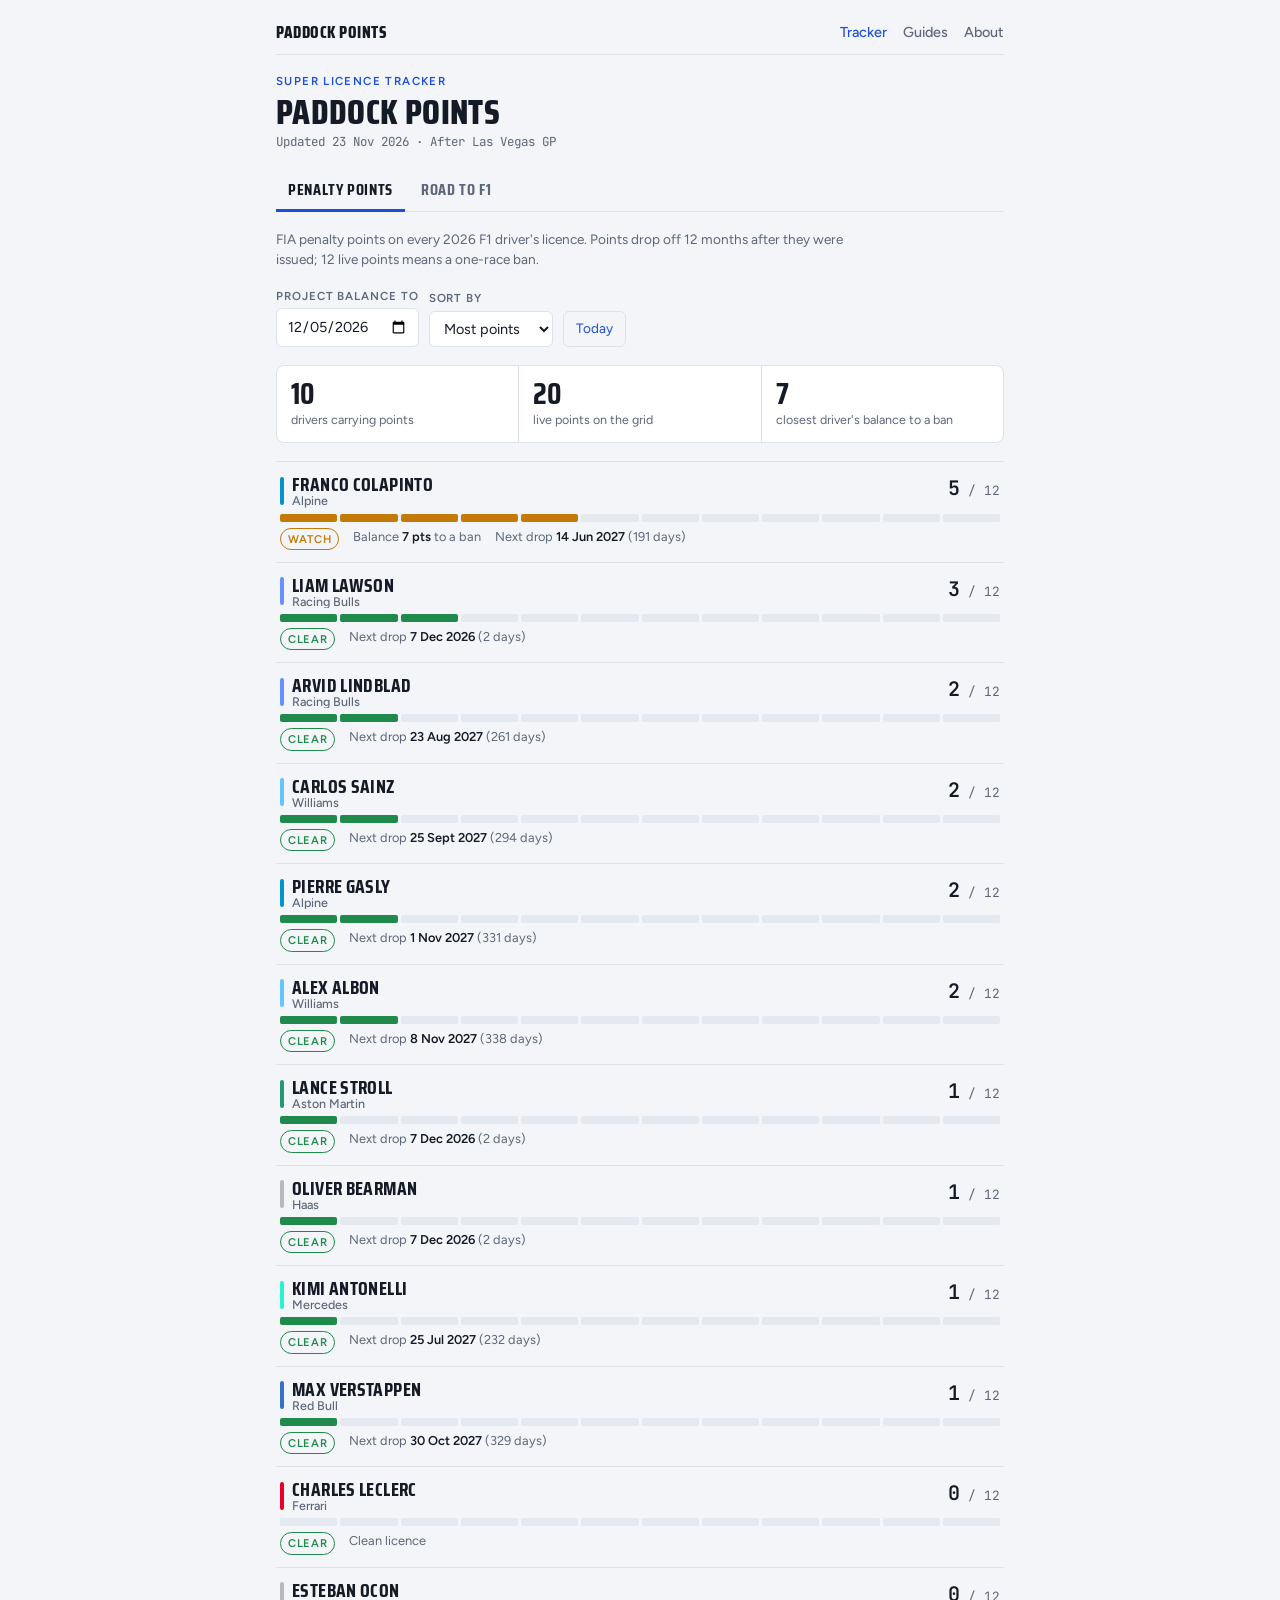
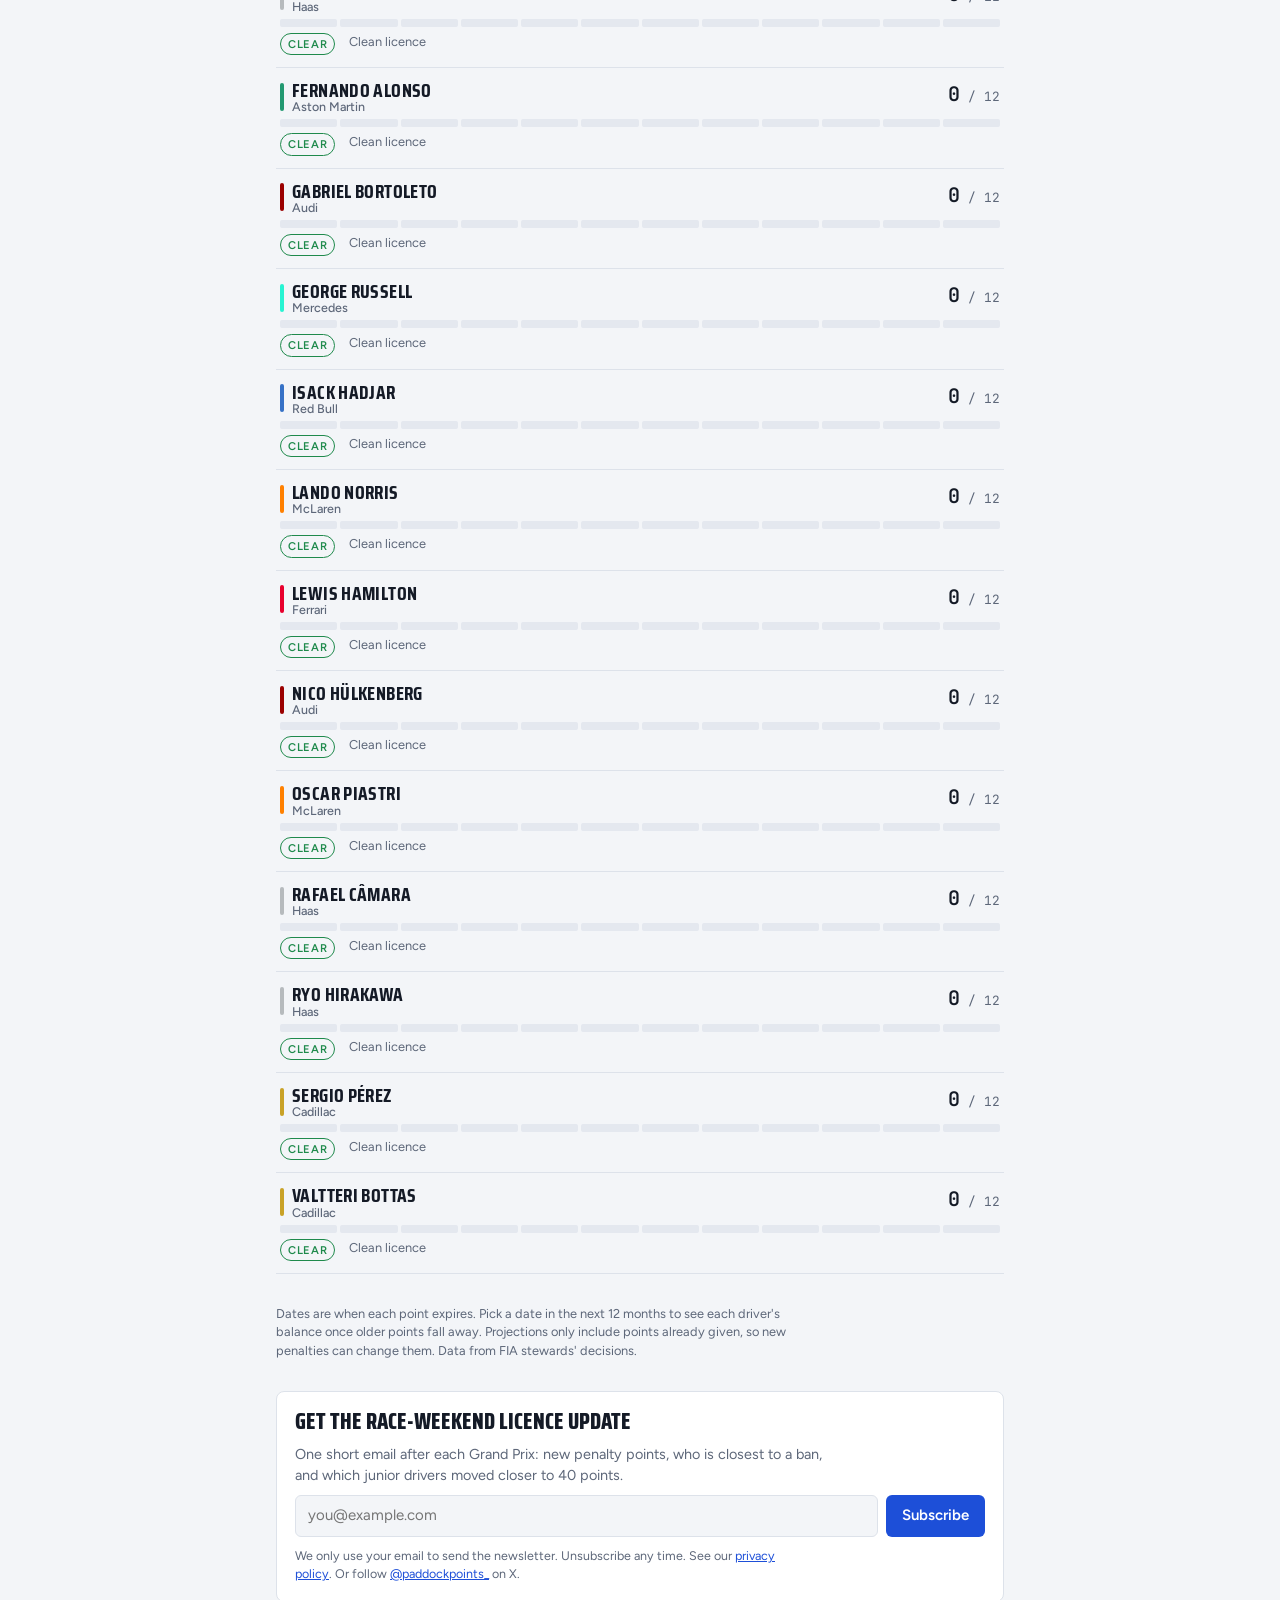
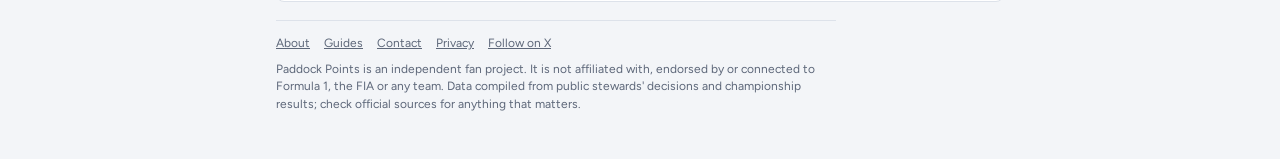
<file: index.html>
<!doctype html>
<html lang="en-GB">
<head>
<meta charset="utf-8">
<meta name="viewport" content="width=device-width, initial-scale=1, viewport-fit=cover">
<title>F1 Super Licence Points Tracker: Current Penalty Points | Paddock Points</title>
<meta name="description" content="Track every F1 driver's current FIA super licence penalty points: what each was for, when it expires and how close they are to a race ban. Plus which F2 and F3 drivers have the 40 points to reach F1.">
<meta property="og:title" content="Paddock Points">
<meta property="og:description" content="Every F1 driver's penalty points, expiry dates and ban risk, plus the Road to F1 for F2 and F3 drivers.">
<meta property="og:type" content="website">
<link rel="canonical" href="https://paddockpoints.co.uk/">
<link rel="preconnect" href="https://fonts.googleapis.com">
<link rel="stylesheet" href="https://fonts.googleapis.com/css2?family=Saira+Condensed:wght@500;700;800&family=Figtree:wght@400;500;600&family=JetBrains+Mono:wght@400;600&display=swap">
<link rel="stylesheet" href="style.css">
</head>
<body>
<div class="wrap">
  <nav class="sitenav" aria-label="Site">
    <a href="/" class="logo">Paddock Points</a>
    <span class="links"><a href="/" aria-current="page">Tracker</a><a href="guides.html">Guides</a><a href="about.html">About</a></span>
  </nav>
  <header class="brand">
    <span class="kicker">Super licence tracker</span>
    <h1>Paddock Points</h1>
    <span class="updated" id="updated"></span>
  </header>

  <nav class="tabs" aria-label="Views">
    <a href="#penalties" data-tab="penalties">Penalty points</a>
    <a href="#road-to-f1" data-tab="road-to-f1">Road to F1</a>
  </nav>

  <section class="view" id="v-road" hidden>
    <p class="seriesnote">A new F1 driver needs 40 super licence eligibility points, earned by championship finishing position across the current and previous two seasons. This tracks the 2026 support-series drivers and what their position is worth.</p>
    <div class="seg" role="group" aria-label="Series">
      <button type="button" data-s="F2" aria-pressed="true">Formula 2</button>
      <button type="button" data-s="F3" aria-pressed="false">Formula 3</button>
    </div>
    <p class="seriesnote" id="seriesStatus"></p>
    <div class="summary" id="rsummary"></div>
    <div class="list" id="rlist"></div>
    <p class="note">Eligibility points by finishing position. F2: 40, 40, 40, 30, 20, 10, 8, 6, 4, 3. F3: 30, 25, 20, 15, 12, 9, 7, 5, 3, 2. Banked points from earlier seasons are shown only where confirmed, so some drivers will hold more than shown here. F1 practice adds 1 point per FP1 session of 100 km or more in 2025 and 2026, up to 10, and is counted in each total. Grey cells on each bar are points from earlier seasons and F1 practice. Data from official F2 and F3 championship results and F1 practice classifications. Read <a href="guide-rookies-2027.html">who could reach F1 next</a>.</p>
  </section>

  <section class="view" id="v-pen">
  <p class="seriesnote">FIA penalty points on every 2026 F1 driver's licence. Points drop off 12 months after they were issued; 12 live points means a one-race ban.</p>
  <div class="controls">
    <div class="field">
      <label for="asof">Project balance to</label>
      <input type="date" id="asof">
    </div>
    <div class="field">
      <label for="sort">Sort by</label>
      <select id="sort">
        <option value="pts">Most points</option>
        <option value="next">Next to drop</option>
        <option value="name">Driver name</option>
        <option value="team">Team</option>
      </select>
    </div>
    <button class="reset" id="today" type="button">Today</button>
  </div>

  <div class="summary" id="summary"></div>
  <div class="list" id="list"></div>

  <p class="note">Dates are when each point expires. Pick a date in the next 12 months to see each driver's balance once older points fall away. Projections only include points already given, so new penalties can change them. Data from FIA stewards' decisions.</p>
  </section>

  <section class="signup" id="signup" aria-labelledby="su-h">
    <h2 id="su-h">Get the race-weekend licence update</h2>
    <p>One short email after each Grand Prix: new penalty points, who is closest to a ban, and which junior drivers moved closer to 40 points.</p>
    <!-- Replace YOUR-USERNAME with your Buttondown username (see README step 4) -->
    <form action="https://buttondown.com/api/emails/embed-subscribe/paddockpoints" method="post" target="_blank">
      <label for="bd-email" class="sr">Email address</label>
      <input type="email" name="email" id="bd-email" placeholder="you@example.com" required>
      <button type="submit">Subscribe</button>
    </form>
    <p class="fine">We only use your email to send the newsletter. Unsubscribe any time. See our <a href="privacy.html">privacy policy</a>. Or follow <a href="https://x.com/paddockpoints_" target="_blank" rel="noopener">@paddockpoints_</a> on X.</p>
  </section>

  <footer>
    <p class="flinks"><a href="about.html">About</a><a href="guides.html">Guides</a><a href="contact.html">Contact</a><a href="privacy.html">Privacy</a><a href="https://x.com/paddockpoints_" target="_blank" rel="noopener">Follow on X</a></p>
    <p>Paddock Points is an independent fan project. It is not affiliated with, endorsed by or connected to Formula 1, the FIA or any team. Data compiled from public stewards' decisions and championship results; check official sources for anything that matters.</p>
  </footer>
</div>
<script src="data.js"></script>
<script src="app.js"></script>
<!-- Cloudflare Web Analytics --><script type='module' src='https://static.cloudflareinsights.com/beacon.min.js' data-cf-beacon='{"token": "fe35cb39e7f8410e90e805ea5b411f85"}'></script><!-- End Cloudflare Web Analytics -->
</body>
</html>
</file>
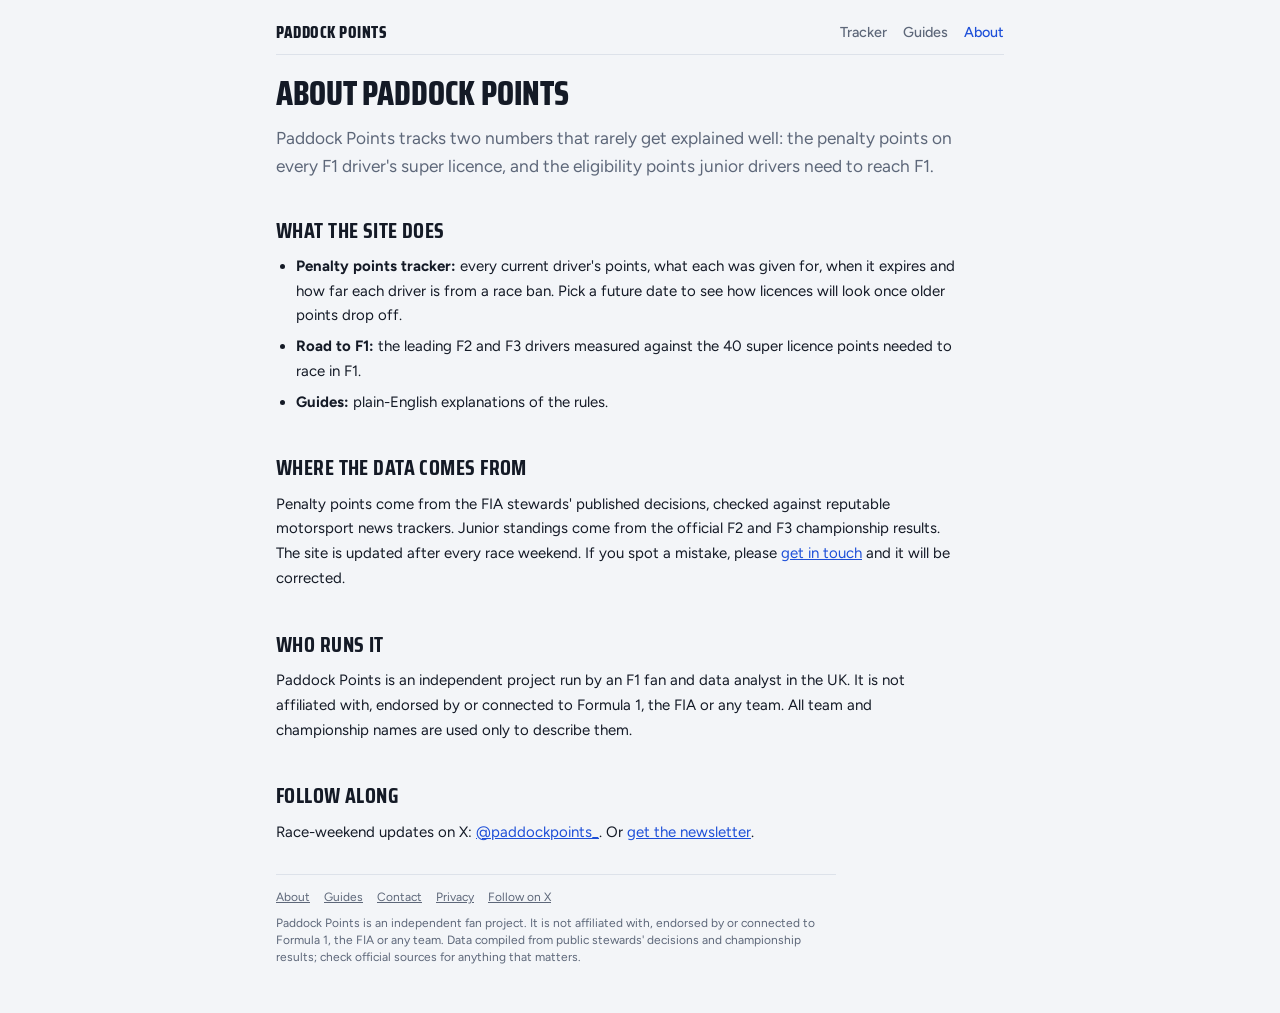
<file: about.html>
<!doctype html>
<html lang="en-GB">
<head>
<meta charset="utf-8">
<meta name="viewport" content="width=device-width, initial-scale=1, viewport-fit=cover">
<title>About Paddock Points | Paddock Points</title>
<meta name="description" content="Paddock Points is an independent fan site tracking F1 super licence penalty points and the junior drivers heading for F1.">
<link rel="canonical" href="https://paddockpoints.co.uk/about.html">
<meta property="og:title" content="About Paddock Points">
<meta property="og:description" content="Paddock Points is an independent fan site tracking F1 super licence penalty points and the junior drivers heading for F1.">
<meta property="og:type" content="article">
<link rel="preconnect" href="https://fonts.googleapis.com">
<link rel="stylesheet" href="https://fonts.googleapis.com/css2?family=Saira+Condensed:wght@500;700;800&family=Figtree:wght@400;500;600&family=JetBrains+Mono:wght@400;600&display=swap">
<link rel="stylesheet" href="style.css">
</head>
<body>
<div class="wrap">
  <nav class="sitenav" aria-label="Site">
    <a href="/" class="logo">Paddock Points</a>
    <span class="links"><a href="/">Tracker</a><a href="guides.html">Guides</a><a href="about.html" aria-current="page">About</a></span>
  </nav>
  <article class="prose">
<h1>About Paddock Points</h1>
<p class="lede">Paddock Points tracks two numbers that rarely get explained well: the penalty points on every F1 driver's super licence, and the eligibility points junior drivers need to reach F1.</p>
<h2>What the site does</h2>
<ul>
<li><strong>Penalty points tracker:</strong> every current driver's points, what each was given for, when it expires and how far each driver is from a race ban. Pick a future date to see how licences will look once older points drop off.</li>
<li><strong>Road to F1:</strong> the leading F2 and F3 drivers measured against the 40 super licence points needed to race in F1.</li>
<li><strong>Guides:</strong> plain-English explanations of the rules.</li>
</ul>
<h2>Where the data comes from</h2>
<p>Penalty points come from the FIA stewards' published decisions, checked against reputable motorsport news trackers. Junior standings come from the official F2 and F3 championship results. The site is updated after every race weekend. If you spot a mistake, please <a href="contact.html">get in touch</a> and it will be corrected.</p>
<h2>Who runs it</h2>
<p>Paddock Points is an independent project run by an F1 fan and data analyst in the UK. It is not affiliated with, endorsed by or connected to Formula 1, the FIA or any team. All team and championship names are used only to describe them.</p>
<h2>Follow along</h2>
<p>Race-weekend updates on X: <a href="https://x.com/paddockpoints_" target="_blank" rel="noopener">@paddockpoints_</a>. Or <a href="/#signup">get the newsletter</a>.</p>
  </article>
  <footer>
    <p class="flinks"><a href="about.html">About</a><a href="guides.html">Guides</a><a href="contact.html">Contact</a><a href="privacy.html">Privacy</a><a href="https://x.com/paddockpoints_" target="_blank" rel="noopener">Follow on X</a></p>
    <p>Paddock Points is an independent fan project. It is not affiliated with, endorsed by or connected to Formula 1, the FIA or any team. Data compiled from public stewards' decisions and championship results; check official sources for anything that matters.</p>
  </footer>
</div>
<!-- Cloudflare Web Analytics --><script type='module' src='https://static.cloudflareinsights.com/beacon.min.js' data-cf-beacon='{"token": "fe35cb39e7f8410e90e805ea5b411f85"}'></script><!-- End Cloudflare Web Analytics -->
</body>
</html>
</file>
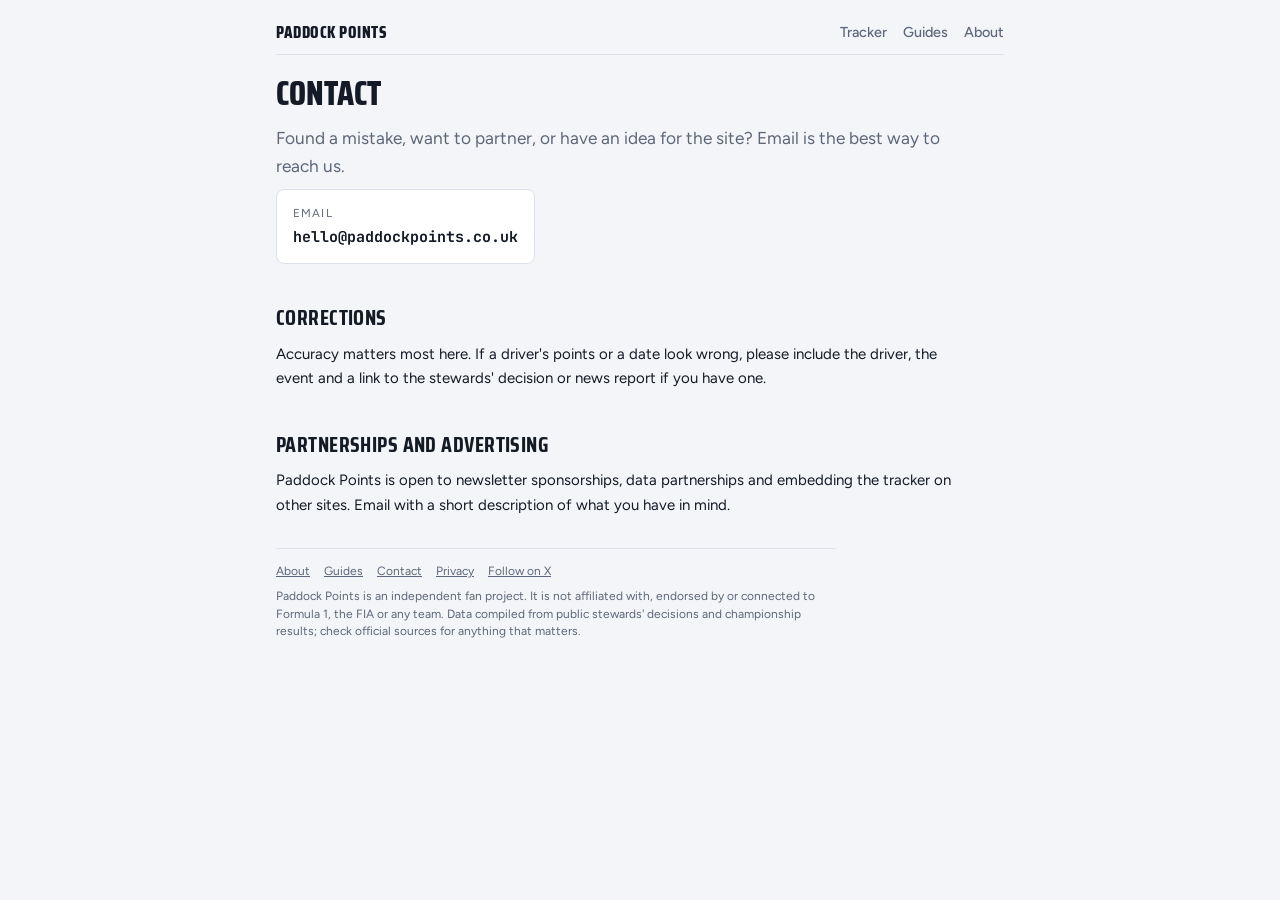
<file: contact.html>
<!doctype html>
<html lang="en-GB">
<head>
<meta charset="utf-8">
<meta name="viewport" content="width=device-width, initial-scale=1, viewport-fit=cover">
<title>Contact | Paddock Points</title>
<meta name="description" content="Get in touch with Paddock Points about corrections, partnerships or the newsletter.">
<link rel="canonical" href="https://paddockpoints.co.uk/contact.html">
<meta property="og:title" content="Contact">
<meta property="og:description" content="Get in touch with Paddock Points about corrections, partnerships or the newsletter.">
<meta property="og:type" content="article">
<link rel="preconnect" href="https://fonts.googleapis.com">
<link rel="stylesheet" href="https://fonts.googleapis.com/css2?family=Saira+Condensed:wght@500;700;800&family=Figtree:wght@400;500;600&family=JetBrains+Mono:wght@400;600&display=swap">
<link rel="stylesheet" href="style.css">
</head>
<body>
<div class="wrap">
  <nav class="sitenav" aria-label="Site">
    <a href="/" class="logo">Paddock Points</a>
    <span class="links"><a href="/">Tracker</a><a href="guides.html">Guides</a><a href="about.html">About</a></span>
  </nav>
  <article class="prose">
<h1>Contact</h1>
<p class="lede">Found a mistake, want to partner, or have an idea for the site? Email is the best way to reach us.</p>
<p class="emailbox"><span>Email</span><strong>hello@paddockpoints.co.uk</strong></p>
<h2>Corrections</h2>
<p>Accuracy matters most here. If a driver's points or a date look wrong, please include the driver, the event and a link to the stewards' decision or news report if you have one.</p>
<h2>Partnerships and advertising</h2>
<p>Paddock Points is open to newsletter sponsorships, data partnerships and embedding the tracker on other sites. Email with a short description of what you have in mind.</p>
  </article>
  <footer>
    <p class="flinks"><a href="about.html">About</a><a href="guides.html">Guides</a><a href="contact.html">Contact</a><a href="privacy.html">Privacy</a><a href="https://x.com/paddockpoints_" target="_blank" rel="noopener">Follow on X</a></p>
    <p>Paddock Points is an independent fan project. It is not affiliated with, endorsed by or connected to Formula 1, the FIA or any team. Data compiled from public stewards' decisions and championship results; check official sources for anything that matters.</p>
  </footer>
</div>
<!-- Cloudflare Web Analytics --><script type='module' src='https://static.cloudflareinsights.com/beacon.min.js' data-cf-beacon='{"token": "fe35cb39e7f8410e90e805ea5b411f85"}'></script><!-- End Cloudflare Web Analytics -->
</body>
</html>
</file>
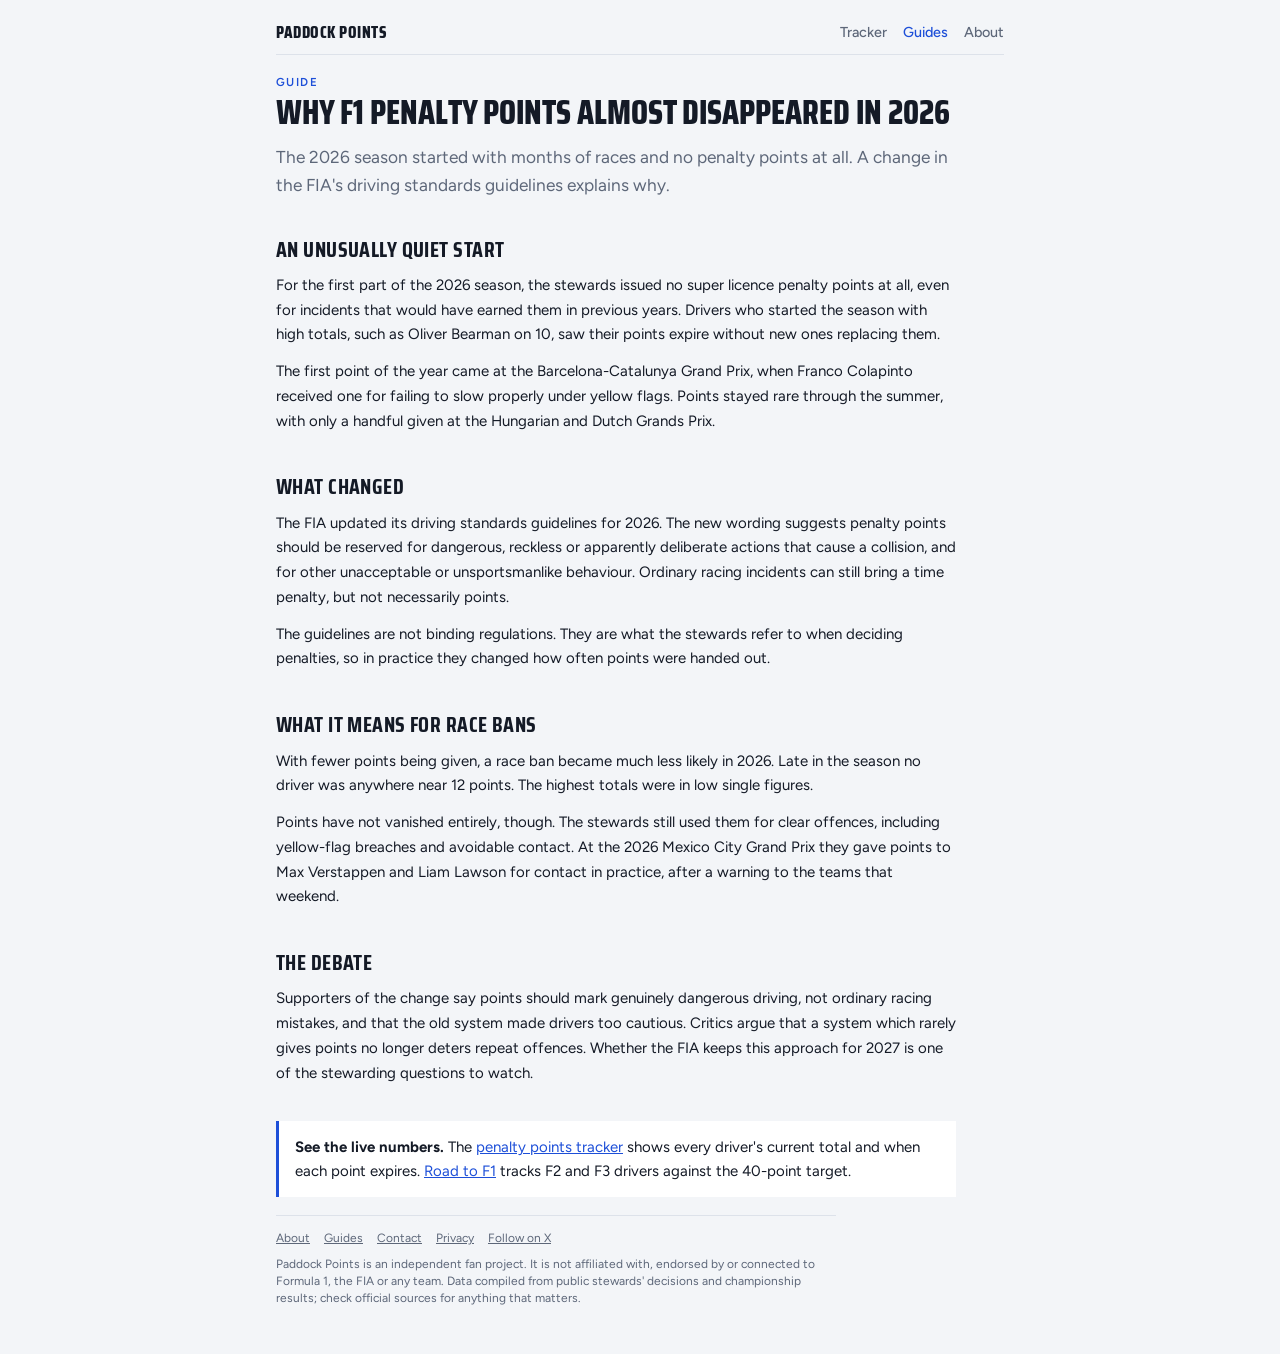
<file: guide-2026-stewarding.html>
<!doctype html>
<html lang="en-GB">
<head>
<meta charset="utf-8">
<meta name="viewport" content="width=device-width, initial-scale=1, viewport-fit=cover">
<title>Why F1 penalty points almost disappeared in 2026 | Paddock Points</title>
<meta name="description" content="The 2026 season started with months of races and no penalty points at all. A change in the FIA's driving standards guidelines explains why.">
<link rel="canonical" href="https://paddockpoints.co.uk/guide-2026-stewarding.html">
<meta property="og:title" content="Why F1 penalty points almost disappeared in 2026">
<meta property="og:description" content="The 2026 season started with months of races and no penalty points at all. A change in the FIA's driving standards guidelines explains why.">
<meta property="og:type" content="article">
<link rel="preconnect" href="https://fonts.googleapis.com">
<link rel="stylesheet" href="https://fonts.googleapis.com/css2?family=Saira+Condensed:wght@500;700;800&family=Figtree:wght@400;500;600&family=JetBrains+Mono:wght@400;600&display=swap">
<link rel="stylesheet" href="style.css">
</head>
<body>
<div class="wrap">
  <nav class="sitenav" aria-label="Site">
    <a href="/" class="logo">Paddock Points</a>
    <span class="links"><a href="/">Tracker</a><a href="guides.html" aria-current="page">Guides</a><a href="about.html">About</a></span>
  </nav>
  <article class="prose">
<p class="kicker">Guide</p>
<h1>Why F1 penalty points almost disappeared in 2026</h1>
<p class="lede">The 2026 season started with months of races and no penalty points at all. A change in the FIA's driving standards guidelines explains why.</p>
<h2>An unusually quiet start</h2>
<p>For the first part of the 2026 season, the stewards issued no super licence penalty points at all, even for incidents that would have earned them in previous years. Drivers who started the season with high totals, such as Oliver Bearman on 10, saw their points expire without new ones replacing them.</p>
<p>The first point of the year came at the Barcelona-Catalunya Grand Prix, when Franco Colapinto received one for failing to slow properly under yellow flags. Points stayed rare through the summer, with only a handful given at the Hungarian and Dutch Grands Prix.</p>

<h2>What changed</h2>
<p>The FIA updated its driving standards guidelines for 2026. The new wording suggests penalty points should be reserved for dangerous, reckless or apparently deliberate actions that cause a collision, and for other unacceptable or unsportsmanlike behaviour. Ordinary racing incidents can still bring a time penalty, but not necessarily points.</p>
<p>The guidelines are not binding regulations. They are what the stewards refer to when deciding penalties, so in practice they changed how often points were handed out.</p>

<h2>What it means for race bans</h2>
<p>With fewer points being given, a race ban became much less likely in 2026. Late in the season no driver was anywhere near 12 points. The highest totals were in low single figures.</p>
<p>Points have not vanished entirely, though. The stewards still used them for clear offences, including yellow-flag breaches and avoidable contact. At the 2026 Mexico City Grand Prix they gave points to Max Verstappen and Liam Lawson for contact in practice, after a warning to the teams that weekend.</p>

<h2>The debate</h2>
<p>Supporters of the change say points should mark genuinely dangerous driving, not ordinary racing mistakes, and that the old system made drivers too cautious. Critics argue that a system which rarely gives points no longer deters repeat offences. Whether the FIA keeps this approach for 2027 is one of the stewarding questions to watch.</p>
<aside class="cta"><strong>See the live numbers.</strong> The <a href="/">penalty points tracker</a> shows every driver's current total and when each point expires. <a href="/#road-to-f1">Road to F1</a> tracks F2 and F3 drivers against the 40-point target.</aside>
  </article>
  <footer>
    <p class="flinks"><a href="about.html">About</a><a href="guides.html">Guides</a><a href="contact.html">Contact</a><a href="privacy.html">Privacy</a><a href="https://x.com/paddockpoints_" target="_blank" rel="noopener">Follow on X</a></p>
    <p>Paddock Points is an independent fan project. It is not affiliated with, endorsed by or connected to Formula 1, the FIA or any team. Data compiled from public stewards' decisions and championship results; check official sources for anything that matters.</p>
  </footer>
</div>
<!-- Cloudflare Web Analytics --><script type='module' src='https://static.cloudflareinsights.com/beacon.min.js' data-cf-beacon='{"token": "fe35cb39e7f8410e90e805ea5b411f85"}'></script><!-- End Cloudflare Web Analytics -->
</body>
</html>
</file>
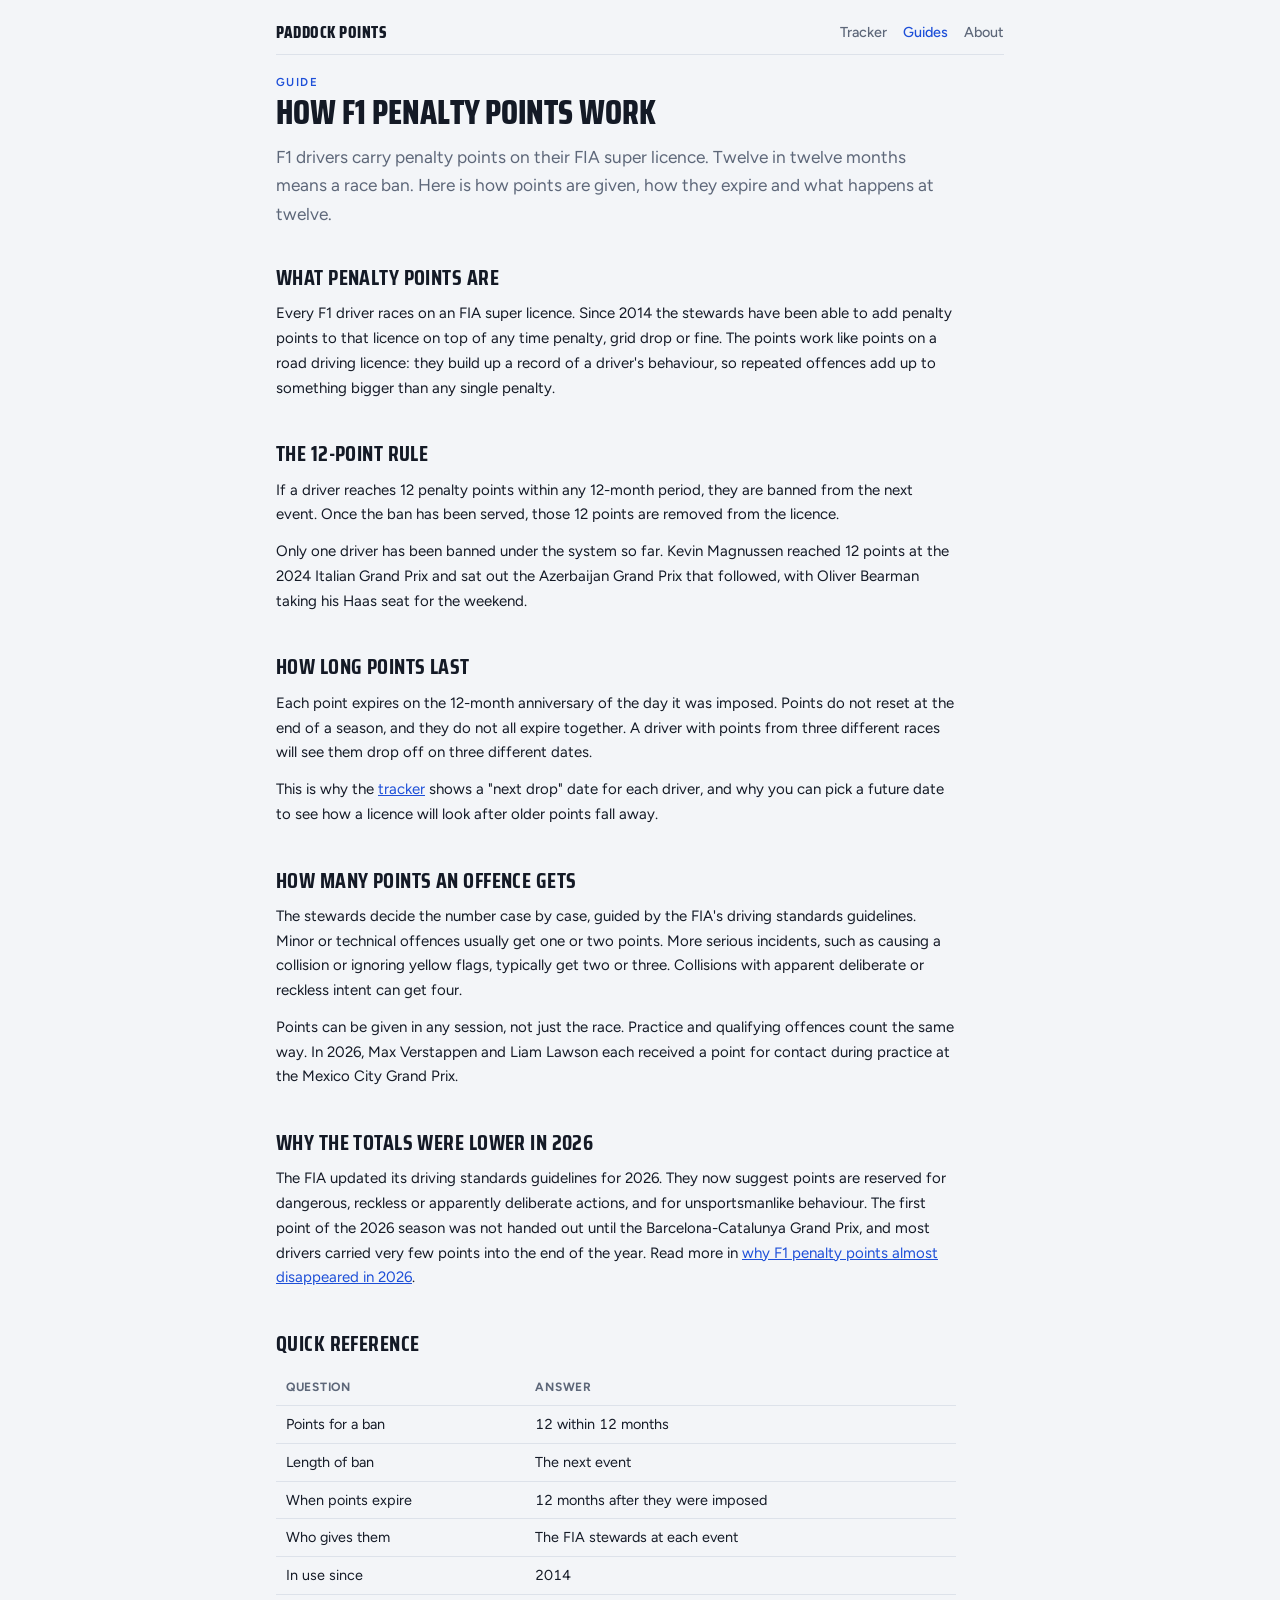
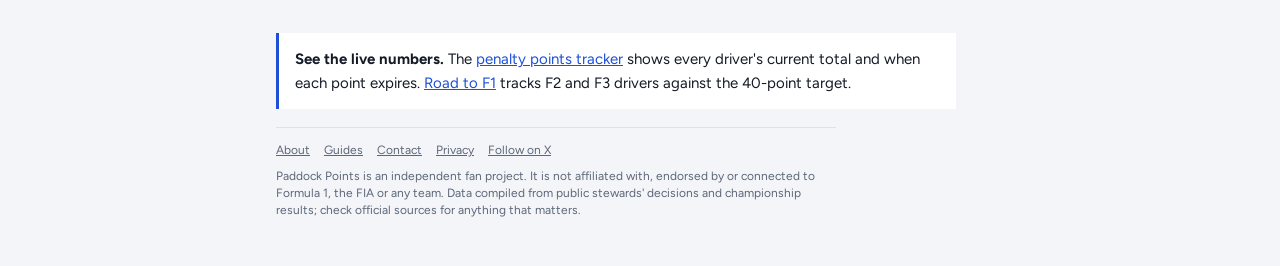
<file: guide-penalty-points.html>
<!doctype html>
<html lang="en-GB">
<head>
<meta charset="utf-8">
<meta name="viewport" content="width=device-width, initial-scale=1, viewport-fit=cover">
<title>How F1 penalty points work | Paddock Points</title>
<meta name="description" content="F1 drivers carry penalty points on their FIA super licence. Twelve in twelve months means a race ban. Here is how points are given, how they expire and what happens at twelve.">
<link rel="canonical" href="https://paddockpoints.co.uk/guide-penalty-points.html">
<meta property="og:title" content="How F1 penalty points work">
<meta property="og:description" content="F1 drivers carry penalty points on their FIA super licence. Twelve in twelve months means a race ban. Here is how points are given, how they expire and what happens at twelve.">
<meta property="og:type" content="article">
<link rel="preconnect" href="https://fonts.googleapis.com">
<link rel="stylesheet" href="https://fonts.googleapis.com/css2?family=Saira+Condensed:wght@500;700;800&family=Figtree:wght@400;500;600&family=JetBrains+Mono:wght@400;600&display=swap">
<link rel="stylesheet" href="style.css">
</head>
<body>
<div class="wrap">
  <nav class="sitenav" aria-label="Site">
    <a href="/" class="logo">Paddock Points</a>
    <span class="links"><a href="/">Tracker</a><a href="guides.html" aria-current="page">Guides</a><a href="about.html">About</a></span>
  </nav>
  <article class="prose">
<p class="kicker">Guide</p>
<h1>How F1 penalty points work</h1>
<p class="lede">F1 drivers carry penalty points on their FIA super licence. Twelve in twelve months means a race ban. Here is how points are given, how they expire and what happens at twelve.</p>
<h2>What penalty points are</h2>
<p>Every F1 driver races on an FIA super licence. Since 2014 the stewards have been able to add penalty points to that licence on top of any time penalty, grid drop or fine. The points work like points on a road driving licence: they build up a record of a driver's behaviour, so repeated offences add up to something bigger than any single penalty.</p>

<h2>The 12-point rule</h2>
<p>If a driver reaches 12 penalty points within any 12-month period, they are banned from the next event. Once the ban has been served, those 12 points are removed from the licence.</p>
<p>Only one driver has been banned under the system so far. Kevin Magnussen reached 12 points at the 2024 Italian Grand Prix and sat out the Azerbaijan Grand Prix that followed, with Oliver Bearman taking his Haas seat for the weekend.</p>

<h2>How long points last</h2>
<p>Each point expires on the 12-month anniversary of the day it was imposed. Points do not reset at the end of a season, and they do not all expire together. A driver with points from three different races will see them drop off on three different dates.</p>
<p>This is why the <a href="/">tracker</a> shows a "next drop" date for each driver, and why you can pick a future date to see how a licence will look after older points fall away.</p>

<h2>How many points an offence gets</h2>
<p>The stewards decide the number case by case, guided by the FIA's driving standards guidelines. Minor or technical offences usually get one or two points. More serious incidents, such as causing a collision or ignoring yellow flags, typically get two or three. Collisions with apparent deliberate or reckless intent can get four.</p>
<p>Points can be given in any session, not just the race. Practice and qualifying offences count the same way. In 2026, Max Verstappen and Liam Lawson each received a point for contact during practice at the Mexico City Grand Prix.</p>

<h2>Why the totals were lower in 2026</h2>
<p>The FIA updated its driving standards guidelines for 2026. They now suggest points are reserved for dangerous, reckless or apparently deliberate actions, and for unsportsmanlike behaviour. The first point of the 2026 season was not handed out until the Barcelona-Catalunya Grand Prix, and most drivers carried very few points into the end of the year. Read more in <a href="guide-2026-stewarding.html">why F1 penalty points almost disappeared in 2026</a>.</p>

<h2>Quick reference</h2>
<table>
<tr><th>Question</th><th>Answer</th></tr>
<tr><td>Points for a ban</td><td>12 within 12 months</td></tr>
<tr><td>Length of ban</td><td>The next event</td></tr>
<tr><td>When points expire</td><td>12 months after they were imposed</td></tr>
<tr><td>Who gives them</td><td>The FIA stewards at each event</td></tr>
<tr><td>In use since</td><td>2014</td></tr>
</table>
<aside class="cta"><strong>See the live numbers.</strong> The <a href="/">penalty points tracker</a> shows every driver's current total and when each point expires. <a href="/#road-to-f1">Road to F1</a> tracks F2 and F3 drivers against the 40-point target.</aside>
  </article>
  <footer>
    <p class="flinks"><a href="about.html">About</a><a href="guides.html">Guides</a><a href="contact.html">Contact</a><a href="privacy.html">Privacy</a><a href="https://x.com/paddockpoints_" target="_blank" rel="noopener">Follow on X</a></p>
    <p>Paddock Points is an independent fan project. It is not affiliated with, endorsed by or connected to Formula 1, the FIA or any team. Data compiled from public stewards' decisions and championship results; check official sources for anything that matters.</p>
  </footer>
</div>
<!-- Cloudflare Web Analytics --><script type='module' src='https://static.cloudflareinsights.com/beacon.min.js' data-cf-beacon='{"token": "fe35cb39e7f8410e90e805ea5b411f85"}'></script><!-- End Cloudflare Web Analytics -->
</body>
</html>
</file>
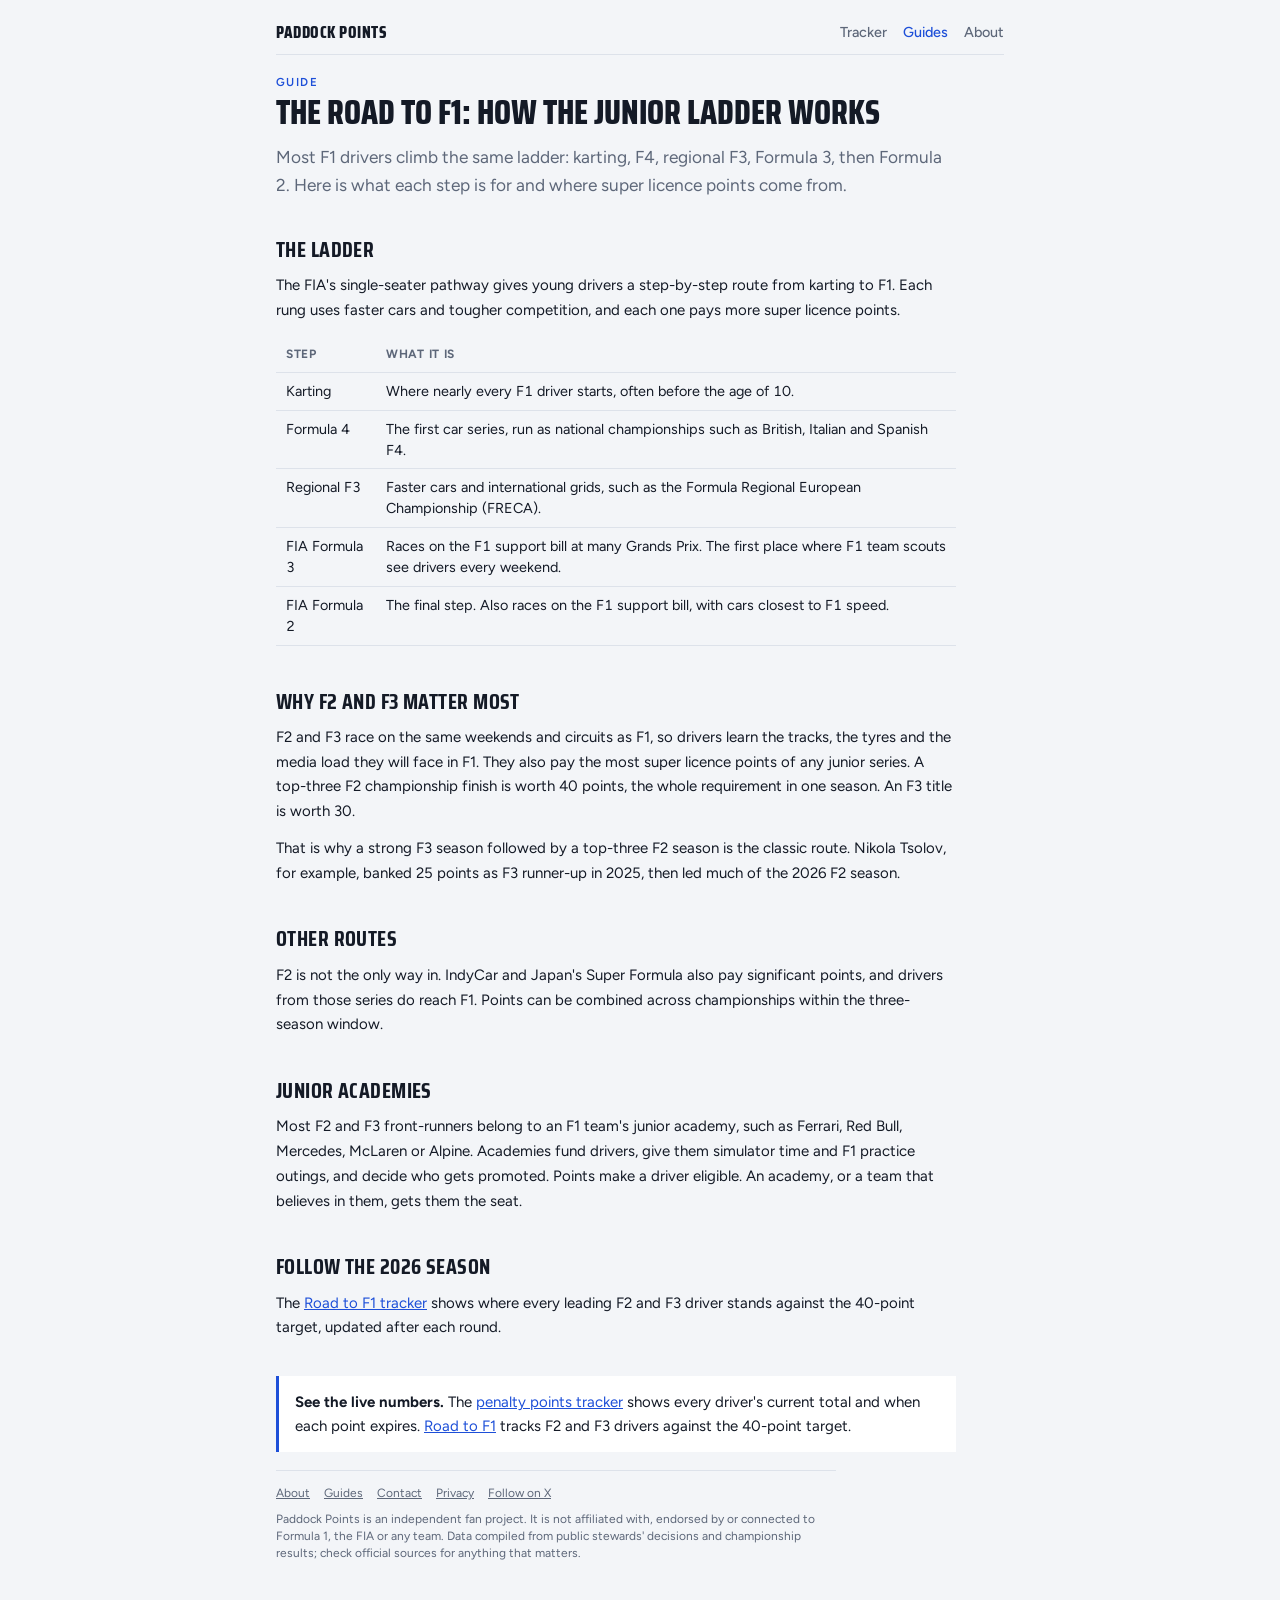
<file: guide-road-to-f1.html>
<!doctype html>
<html lang="en-GB">
<head>
<meta charset="utf-8">
<meta name="viewport" content="width=device-width, initial-scale=1, viewport-fit=cover">
<title>The road to F1: how the junior ladder works | Paddock Points</title>
<meta name="description" content="Most F1 drivers climb the same ladder: karting, F4, regional F3, Formula 3, then Formula 2. Here is what each step is for and where super licence points come from.">
<link rel="canonical" href="https://paddockpoints.co.uk/guide-road-to-f1.html">
<meta property="og:title" content="The road to F1: how the junior ladder works">
<meta property="og:description" content="Most F1 drivers climb the same ladder: karting, F4, regional F3, Formula 3, then Formula 2. Here is what each step is for and where super licence points come from.">
<meta property="og:type" content="article">
<link rel="preconnect" href="https://fonts.googleapis.com">
<link rel="stylesheet" href="https://fonts.googleapis.com/css2?family=Saira+Condensed:wght@500;700;800&family=Figtree:wght@400;500;600&family=JetBrains+Mono:wght@400;600&display=swap">
<link rel="stylesheet" href="style.css">
</head>
<body>
<div class="wrap">
  <nav class="sitenav" aria-label="Site">
    <a href="/" class="logo">Paddock Points</a>
    <span class="links"><a href="/">Tracker</a><a href="guides.html" aria-current="page">Guides</a><a href="about.html">About</a></span>
  </nav>
  <article class="prose">
<p class="kicker">Guide</p>
<h1>The road to F1: how the junior ladder works</h1>
<p class="lede">Most F1 drivers climb the same ladder: karting, F4, regional F3, Formula 3, then Formula 2. Here is what each step is for and where super licence points come from.</p>
<h2>The ladder</h2>
<p>The FIA's single-seater pathway gives young drivers a step-by-step route from karting to F1. Each rung uses faster cars and tougher competition, and each one pays more super licence points.</p>
<table>
<tr><th>Step</th><th>What it is</th></tr>
<tr><td>Karting</td><td>Where nearly every F1 driver starts, often before the age of 10.</td></tr>
<tr><td>Formula 4</td><td>The first car series, run as national championships such as British, Italian and Spanish F4.</td></tr>
<tr><td>Regional F3</td><td>Faster cars and international grids, such as the Formula Regional European Championship (FRECA).</td></tr>
<tr><td>FIA Formula 3</td><td>Races on the F1 support bill at many Grands Prix. The first place where F1 team scouts see drivers every weekend.</td></tr>
<tr><td>FIA Formula 2</td><td>The final step. Also races on the F1 support bill, with cars closest to F1 speed.</td></tr>
</table>

<h2>Why F2 and F3 matter most</h2>
<p>F2 and F3 race on the same weekends and circuits as F1, so drivers learn the tracks, the tyres and the media load they will face in F1. They also pay the most super licence points of any junior series. A top-three F2 championship finish is worth 40 points, the whole requirement in one season. An F3 title is worth 30.</p>
<p>That is why a strong F3 season followed by a top-three F2 season is the classic route. Nikola Tsolov, for example, banked 25 points as F3 runner-up in 2025, then led much of the 2026 F2 season.</p>

<h2>Other routes</h2>
<p>F2 is not the only way in. IndyCar and Japan's Super Formula also pay significant points, and drivers from those series do reach F1. Points can be combined across championships within the three-season window.</p>

<h2>Junior academies</h2>
<p>Most F2 and F3 front-runners belong to an F1 team's junior academy, such as Ferrari, Red Bull, Mercedes, McLaren or Alpine. Academies fund drivers, give them simulator time and F1 practice outings, and decide who gets promoted. Points make a driver eligible. An academy, or a team that believes in them, gets them the seat.</p>

<h2>Follow the 2026 season</h2>
<p>The <a href="/#road-to-f1">Road to F1 tracker</a> shows where every leading F2 and F3 driver stands against the 40-point target, updated after each round.</p>
<aside class="cta"><strong>See the live numbers.</strong> The <a href="/">penalty points tracker</a> shows every driver's current total and when each point expires. <a href="/#road-to-f1">Road to F1</a> tracks F2 and F3 drivers against the 40-point target.</aside>
  </article>
  <footer>
    <p class="flinks"><a href="about.html">About</a><a href="guides.html">Guides</a><a href="contact.html">Contact</a><a href="privacy.html">Privacy</a><a href="https://x.com/paddockpoints_" target="_blank" rel="noopener">Follow on X</a></p>
    <p>Paddock Points is an independent fan project. It is not affiliated with, endorsed by or connected to Formula 1, the FIA or any team. Data compiled from public stewards' decisions and championship results; check official sources for anything that matters.</p>
  </footer>
</div>
<!-- Cloudflare Web Analytics --><script type='module' src='https://static.cloudflareinsights.com/beacon.min.js' data-cf-beacon='{"token": "fe35cb39e7f8410e90e805ea5b411f85"}'></script><!-- End Cloudflare Web Analytics -->
</body>
</html>
</file>
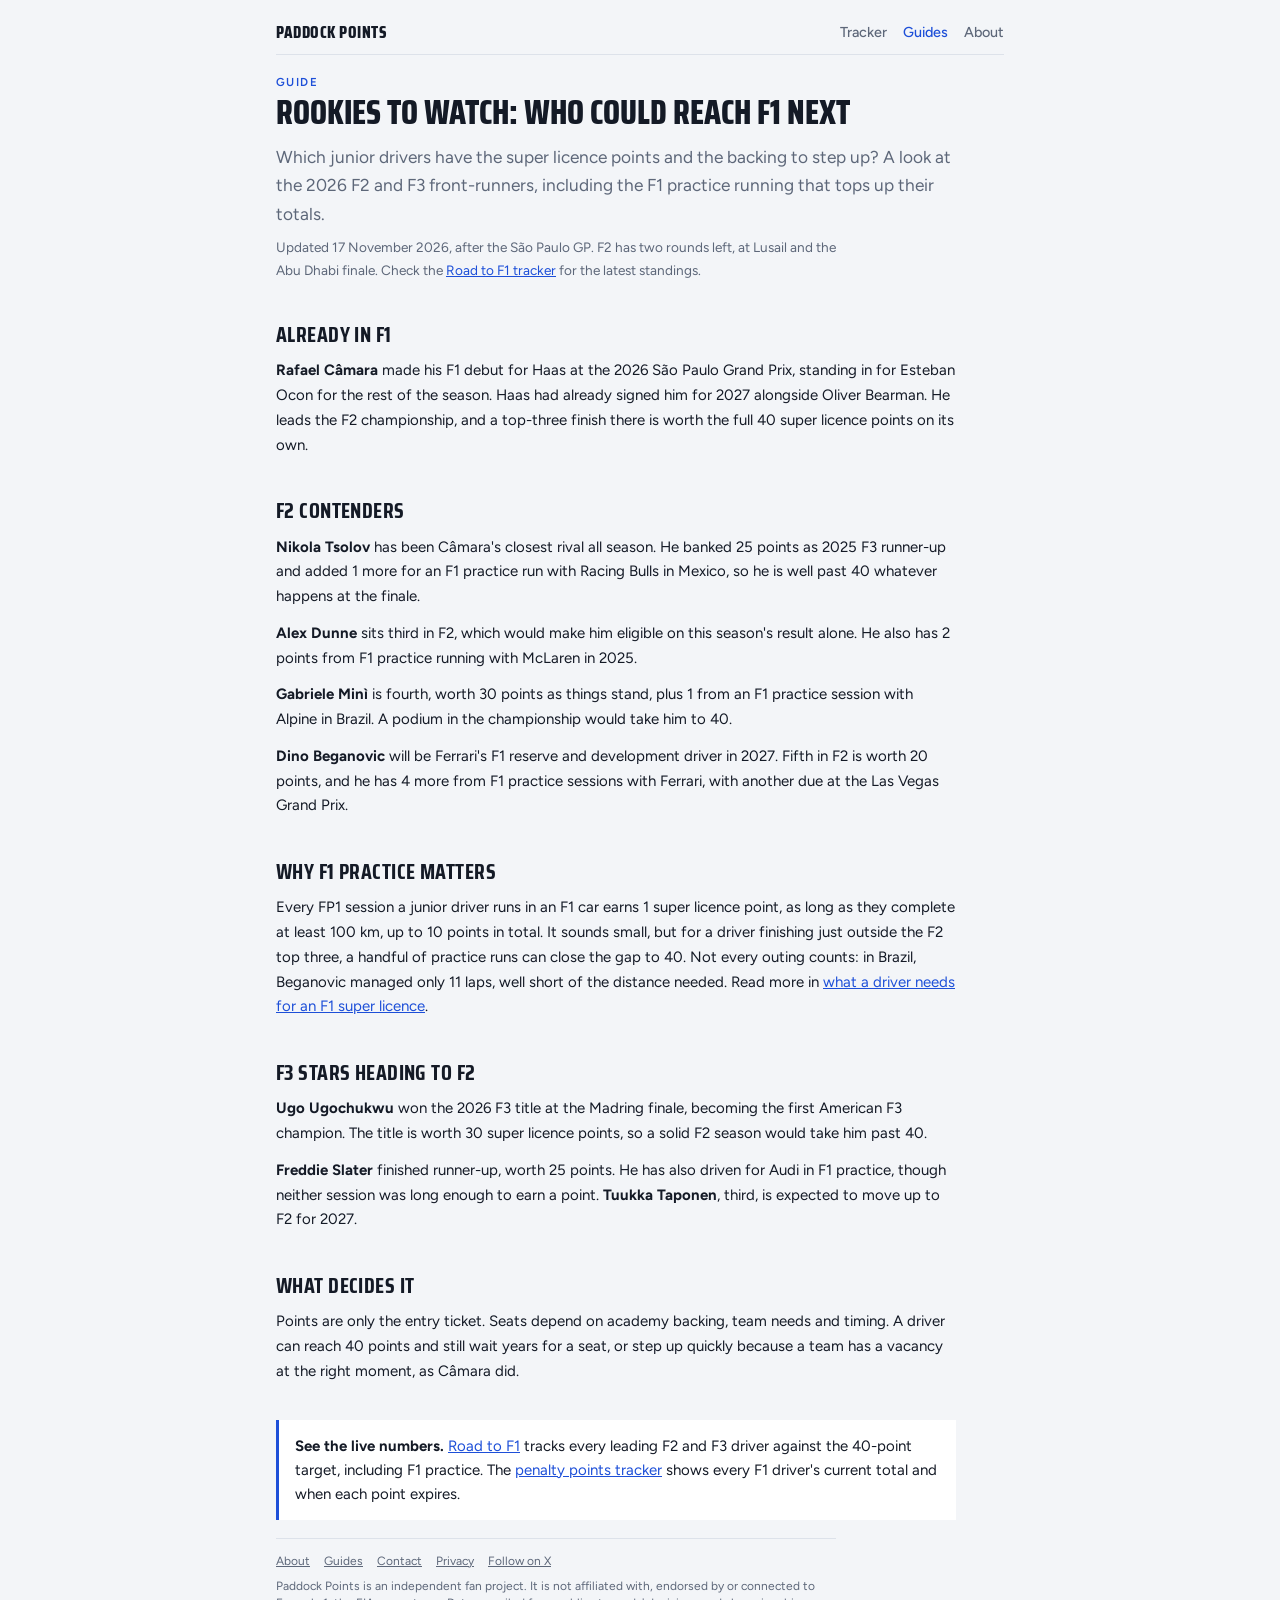
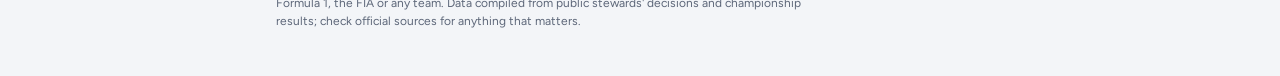
<file: guide-rookies-2027.html>
<!doctype html>
<html lang="en-GB">
<head>
<meta charset="utf-8">
<meta name="viewport" content="width=device-width, initial-scale=1, viewport-fit=cover">
<title>Rookies to watch: who could reach F1 next | Paddock Points</title>
<meta name="description" content="Which F2 and F3 drivers have the super licence points and the backing to reach F1? Câmara, Tsolov, Dunne, Minì and Beganovic, including points from F1 practice.">
<link rel="canonical" href="https://paddockpoints.co.uk/guide-rookies-2027.html">
<meta property="og:title" content="Rookies to watch: who could reach F1 next">
<meta property="og:description" content="Which F2 and F3 drivers have the super licence points and the backing to reach F1? Câmara, Tsolov, Dunne, Minì and Beganovic, including points from F1 practice.">
<meta property="og:type" content="article">
<link rel="preconnect" href="https://fonts.googleapis.com">
<link rel="stylesheet" href="https://fonts.googleapis.com/css2?family=Saira+Condensed:wght@500;700;800&family=Figtree:wght@400;500;600&family=JetBrains+Mono:wght@400;600&display=swap">
<link rel="stylesheet" href="style.css">
</head>
<body>
<div class="wrap">
  <nav class="sitenav" aria-label="Site">
    <a href="/" class="logo">Paddock Points</a>
    <span class="links"><a href="/">Tracker</a><a href="guides.html" aria-current="page">Guides</a><a href="about.html">About</a></span>
  </nav>
  <article class="prose">
<p class="kicker">Guide</p>
<h1>Rookies to watch: who could reach F1 next</h1>
<p class="lede">Which junior drivers have the super licence points and the backing to step up? A look at the 2026 F2 and F3 front-runners, including the F1 practice running that tops up their totals.</p>
<p class="note">Updated 17 November 2026, after the São Paulo GP. F2 has two rounds left, at Lusail and the Abu Dhabi finale. Check the <a href="/#road-to-f1">Road to F1 tracker</a> for the latest standings.</p>

<h2>Already in F1</h2>
<p><strong>Rafael Câmara</strong> made his F1 debut for Haas at the 2026 São Paulo Grand Prix, standing in for Esteban Ocon for the rest of the season. Haas had already signed him for 2027 alongside Oliver Bearman. He leads the F2 championship, and a top-three finish there is worth the full 40 super licence points on its own.</p>

<h2>F2 contenders</h2>
<p><strong>Nikola Tsolov</strong> has been Câmara's closest rival all season. He banked 25 points as 2025 F3 runner-up and added 1 more for an F1 practice run with Racing Bulls in Mexico, so he is well past 40 whatever happens at the finale.</p>
<p><strong>Alex Dunne</strong> sits third in F2, which would make him eligible on this season's result alone. He also has 2 points from F1 practice running with McLaren in 2025.</p>
<p><strong>Gabriele Minì</strong> is fourth, worth 30 points as things stand, plus 1 from an F1 practice session with Alpine in Brazil. A podium in the championship would take him to 40.</p>
<p><strong>Dino Beganovic</strong> will be Ferrari's F1 reserve and development driver in 2027. Fifth in F2 is worth 20 points, and he has 4 more from F1 practice sessions with Ferrari, with another due at the Las Vegas Grand Prix.</p>

<h2>Why F1 practice matters</h2>
<p>Every FP1 session a junior driver runs in an F1 car earns 1 super licence point, as long as they complete at least 100 km, up to 10 points in total. It sounds small, but for a driver finishing just outside the F2 top three, a handful of practice runs can close the gap to 40. Not every outing counts: in Brazil, Beganovic managed only 11 laps, well short of the distance needed. Read more in <a href="guide-super-licence.html">what a driver needs for an F1 super licence</a>.</p>

<h2>F3 stars heading to F2</h2>
<p><strong>Ugo Ugochukwu</strong> won the 2026 F3 title at the Madring finale, becoming the first American F3 champion. The title is worth 30 super licence points, so a solid F2 season would take him past 40.</p>
<p><strong>Freddie Slater</strong> finished runner-up, worth 25 points. He has also driven for Audi in F1 practice, though neither session was long enough to earn a point. <strong>Tuukka Taponen</strong>, third, is expected to move up to F2 for 2027.</p>

<h2>What decides it</h2>
<p>Points are only the entry ticket. Seats depend on academy backing, team needs and timing. A driver can reach 40 points and still wait years for a seat, or step up quickly because a team has a vacancy at the right moment, as Câmara did.</p>
<aside class="cta"><strong>See the live numbers.</strong> <a href="/#road-to-f1">Road to F1</a> tracks every leading F2 and F3 driver against the 40-point target, including F1 practice. The <a href="/">penalty points tracker</a> shows every F1 driver's current total and when each point expires.</aside>
  </article>
  <footer>
    <p class="flinks"><a href="about.html">About</a><a href="guides.html">Guides</a><a href="contact.html">Contact</a><a href="privacy.html">Privacy</a><a href="https://x.com/paddockpoints_" target="_blank" rel="noopener">Follow on X</a></p>
    <p>Paddock Points is an independent fan project. It is not affiliated with, endorsed by or connected to Formula 1, the FIA or any team. Data compiled from public stewards' decisions and championship results; check official sources for anything that matters.</p>
  </footer>
</div>
<!-- Cloudflare Web Analytics --><script type='module' src='https://static.cloudflareinsights.com/beacon.min.js' data-cf-beacon='{"token": "fe35cb39e7f8410e90e805ea5b411f85"}'></script><!-- End Cloudflare Web Analytics -->
</body>
</html>
</file>
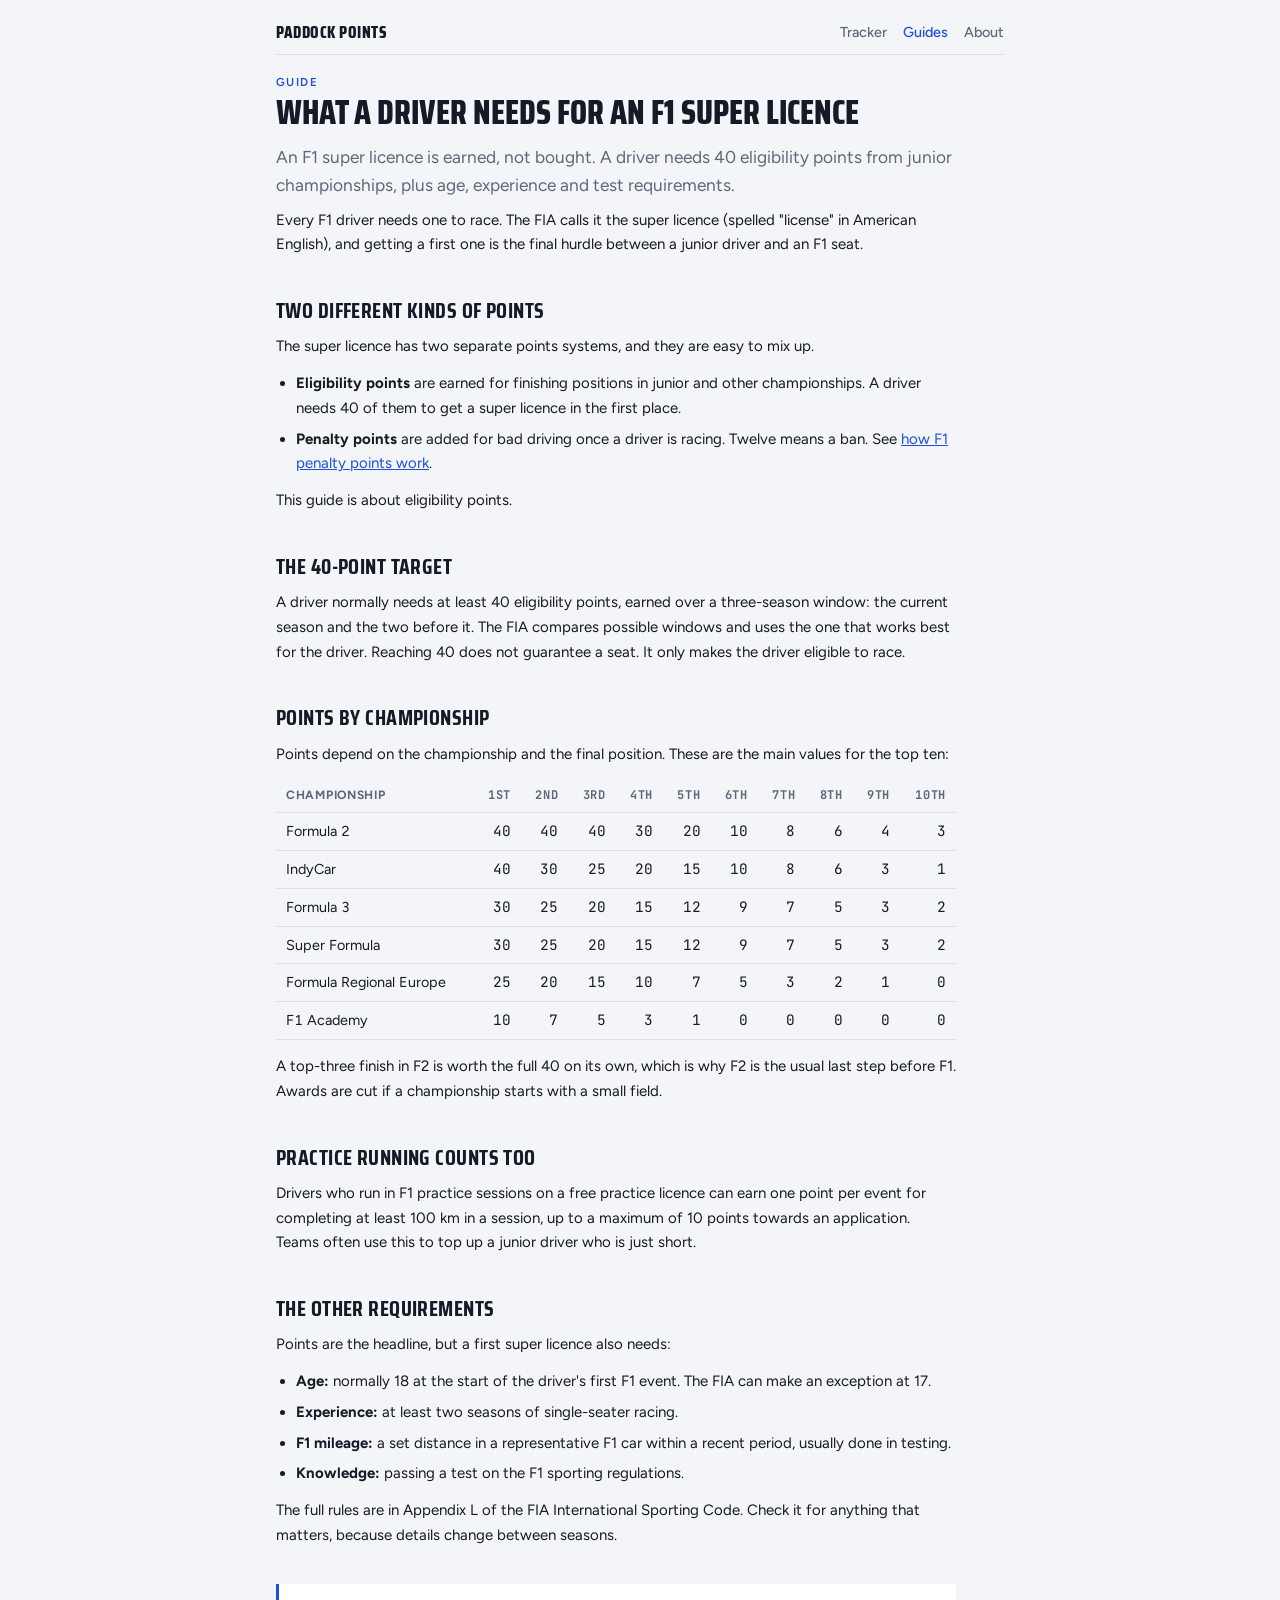
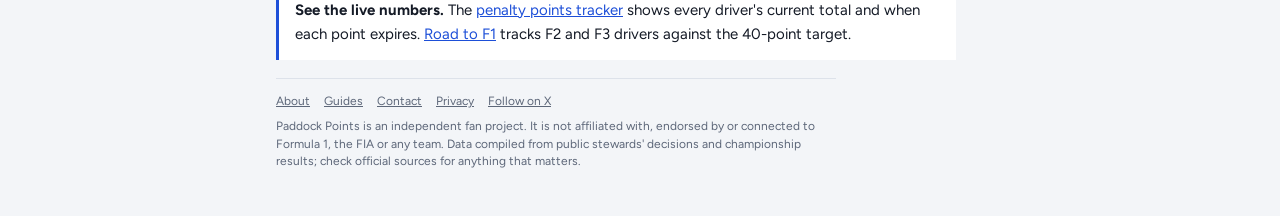
<file: guide-super-licence.html>
<!doctype html>
<html lang="en-GB">
<head>
<meta charset="utf-8">
<meta name="viewport" content="width=device-width, initial-scale=1, viewport-fit=cover">
<title>What a driver needs for an F1 super licence | Paddock Points</title>
<meta name="description" content="An F1 super licence is earned, not bought. A driver needs 40 eligibility points from junior championships, plus age, experience and test requirements.">
<link rel="canonical" href="https://paddockpoints.co.uk/guide-super-licence.html">
<meta property="og:title" content="What a driver needs for an F1 super licence">
<meta property="og:description" content="An F1 super licence is earned, not bought. A driver needs 40 eligibility points from junior championships, plus age, experience and test requirements.">
<meta property="og:type" content="article">
<link rel="preconnect" href="https://fonts.googleapis.com">
<link rel="stylesheet" href="https://fonts.googleapis.com/css2?family=Saira+Condensed:wght@500;700;800&family=Figtree:wght@400;500;600&family=JetBrains+Mono:wght@400;600&display=swap">
<link rel="stylesheet" href="style.css">
</head>
<body>
<div class="wrap">
  <nav class="sitenav" aria-label="Site">
    <a href="/" class="logo">Paddock Points</a>
    <span class="links"><a href="/">Tracker</a><a href="guides.html" aria-current="page">Guides</a><a href="about.html">About</a></span>
  </nav>
  <article class="prose">
<p class="kicker">Guide</p>
<h1>What a driver needs for an F1 super licence</h1>
<p class="lede">An F1 super licence is earned, not bought. A driver needs 40 eligibility points from junior championships, plus age, experience and test requirements.</p>
<p>Every F1 driver needs one to race. The FIA calls it the super licence (spelled "license" in American English), and getting a first one is the final hurdle between a junior driver and an F1 seat.</p>
<h2>Two different kinds of points</h2>
<p>The super licence has two separate points systems, and they are easy to mix up.</p>
<ul>
<li><strong>Eligibility points</strong> are earned for finishing positions in junior and other championships. A driver needs 40 of them to get a super licence in the first place.</li>
<li><strong>Penalty points</strong> are added for bad driving once a driver is racing. Twelve means a ban. See <a href="guide-penalty-points.html">how F1 penalty points work</a>.</li>
</ul>
<p>This guide is about eligibility points.</p>

<h2>The 40-point target</h2>
<p>A driver normally needs at least 40 eligibility points, earned over a three-season window: the current season and the two before it. The FIA compares possible windows and uses the one that works best for the driver. Reaching 40 does not guarantee a seat. It only makes the driver eligible to race.</p>

<h2>Points by championship</h2>
<p>Points depend on the championship and the final position. These are the main values for the top ten:</p>
<div class="tablewrap"><table>
<tr><th>Championship</th><th>1st</th><th>2nd</th><th>3rd</th><th>4th</th><th>5th</th><th>6th</th><th>7th</th><th>8th</th><th>9th</th><th>10th</th></tr>
<tr><td>Formula 2</td><td>40</td><td>40</td><td>40</td><td>30</td><td>20</td><td>10</td><td>8</td><td>6</td><td>4</td><td>3</td></tr>
<tr><td>IndyCar</td><td>40</td><td>30</td><td>25</td><td>20</td><td>15</td><td>10</td><td>8</td><td>6</td><td>3</td><td>1</td></tr>
<tr><td>Formula 3</td><td>30</td><td>25</td><td>20</td><td>15</td><td>12</td><td>9</td><td>7</td><td>5</td><td>3</td><td>2</td></tr>
<tr><td>Super Formula</td><td>30</td><td>25</td><td>20</td><td>15</td><td>12</td><td>9</td><td>7</td><td>5</td><td>3</td><td>2</td></tr>
<tr><td>Formula Regional Europe</td><td>25</td><td>20</td><td>15</td><td>10</td><td>7</td><td>5</td><td>3</td><td>2</td><td>1</td><td>0</td></tr>
<tr><td>F1 Academy</td><td>10</td><td>7</td><td>5</td><td>3</td><td>1</td><td>0</td><td>0</td><td>0</td><td>0</td><td>0</td></tr>
</table></div>
<p>A top-three finish in F2 is worth the full 40 on its own, which is why F2 is the usual last step before F1. Awards are cut if a championship starts with a small field.</p>

<h2>Practice running counts too</h2>
<p>Drivers who run in F1 practice sessions on a free practice licence can earn one point per event for completing at least 100 km in a session, up to a maximum of 10 points towards an application. Teams often use this to top up a junior driver who is just short.</p>

<h2>The other requirements</h2>
<p>Points are the headline, but a first super licence also needs:</p>
<ul>
<li><strong>Age:</strong> normally 18 at the start of the driver's first F1 event. The FIA can make an exception at 17.</li>
<li><strong>Experience:</strong> at least two seasons of single-seater racing.</li>
<li><strong>F1 mileage:</strong> a set distance in a representative F1 car within a recent period, usually done in testing.</li>
<li><strong>Knowledge:</strong> passing a test on the F1 sporting regulations.</li>
</ul>
<p>The full rules are in Appendix L of the FIA International Sporting Code. Check it for anything that matters, because details change between seasons.</p>
<aside class="cta"><strong>See the live numbers.</strong> The <a href="/">penalty points tracker</a> shows every driver's current total and when each point expires. <a href="/#road-to-f1">Road to F1</a> tracks F2 and F3 drivers against the 40-point target.</aside>
  </article>
  <footer>
    <p class="flinks"><a href="about.html">About</a><a href="guides.html">Guides</a><a href="contact.html">Contact</a><a href="privacy.html">Privacy</a><a href="https://x.com/paddockpoints_" target="_blank" rel="noopener">Follow on X</a></p>
    <p>Paddock Points is an independent fan project. It is not affiliated with, endorsed by or connected to Formula 1, the FIA or any team. Data compiled from public stewards' decisions and championship results; check official sources for anything that matters.</p>
  </footer>
</div>
<!-- Cloudflare Web Analytics --><script type='module' src='https://static.cloudflareinsights.com/beacon.min.js' data-cf-beacon='{"token": "fe35cb39e7f8410e90e805ea5b411f85"}'></script><!-- End Cloudflare Web Analytics -->
</body>
</html>
</file>
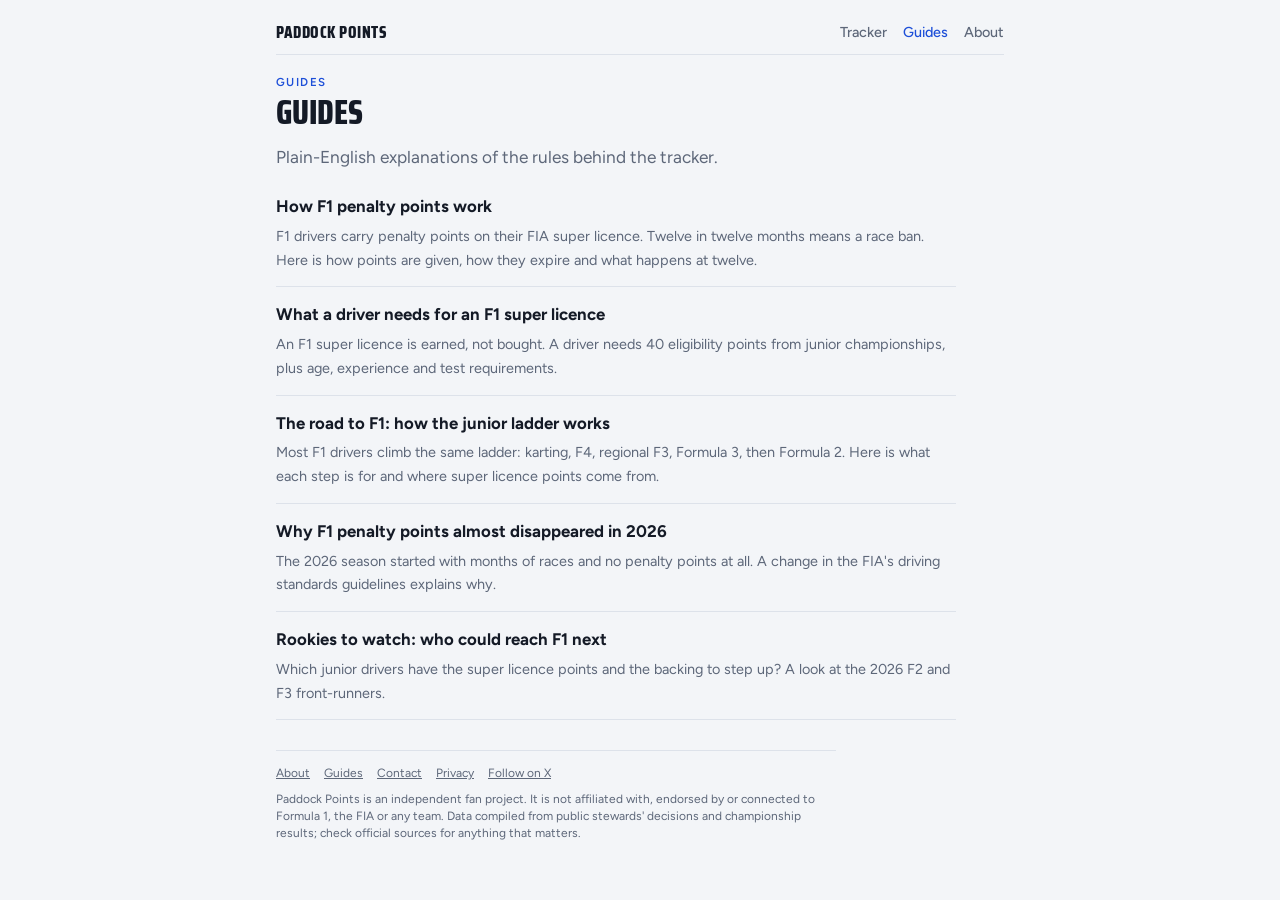
<file: guides.html>
<!doctype html>
<html lang="en-GB">
<head>
<meta charset="utf-8">
<meta name="viewport" content="width=device-width, initial-scale=1, viewport-fit=cover">
<title>F1 penalty points and super licence guides | Paddock Points</title>
<meta name="description" content="Plain-English guides to F1 penalty points, the super licence, the junior ladder and the drivers heading for F1.">
<link rel="canonical" href="https://paddockpoints.co.uk/guides.html">
<meta property="og:title" content="F1 penalty points and super licence guides">
<meta property="og:description" content="Plain-English guides to F1 penalty points, the super licence, the junior ladder and the drivers heading for F1.">
<meta property="og:type" content="article">
<link rel="preconnect" href="https://fonts.googleapis.com">
<link rel="stylesheet" href="https://fonts.googleapis.com/css2?family=Saira+Condensed:wght@500;700;800&family=Figtree:wght@400;500;600&family=JetBrains+Mono:wght@400;600&display=swap">
<link rel="stylesheet" href="style.css">
</head>
<body>
<div class="wrap">
  <nav class="sitenav" aria-label="Site">
    <a href="/" class="logo">Paddock Points</a>
    <span class="links"><a href="/">Tracker</a><a href="guides.html" aria-current="page">Guides</a><a href="about.html">About</a></span>
  </nav>
  <article class="prose">
<p class="kicker">Guides</p>
<h1>Guides</h1>
<p class="lede">Plain-English explanations of the rules behind the tracker.</p>
<ul class="guidelist">
<li><a href="guide-penalty-points.html"><strong>How F1 penalty points work</strong></a><span>F1 drivers carry penalty points on their FIA super licence. Twelve in twelve months means a race ban. Here is how points are given, how they expire and what happens at twelve.</span></li>
<li><a href="guide-super-licence.html"><strong>What a driver needs for an F1 super licence</strong></a><span>An F1 super licence is earned, not bought. A driver needs 40 eligibility points from junior championships, plus age, experience and test requirements.</span></li>
<li><a href="guide-road-to-f1.html"><strong>The road to F1: how the junior ladder works</strong></a><span>Most F1 drivers climb the same ladder: karting, F4, regional F3, Formula 3, then Formula 2. Here is what each step is for and where super licence points come from.</span></li>
<li><a href="guide-2026-stewarding.html"><strong>Why F1 penalty points almost disappeared in 2026</strong></a><span>The 2026 season started with months of races and no penalty points at all. A change in the FIA's driving standards guidelines explains why.</span></li>
<li><a href="guide-rookies-2027.html"><strong>Rookies to watch: who could reach F1 next</strong></a><span>Which junior drivers have the super licence points and the backing to step up? A look at the 2026 F2 and F3 front-runners.</span></li>
</ul>
  </article>
  <footer>
    <p class="flinks"><a href="about.html">About</a><a href="guides.html">Guides</a><a href="contact.html">Contact</a><a href="privacy.html">Privacy</a><a href="https://x.com/paddockpoints_" target="_blank" rel="noopener">Follow on X</a></p>
    <p>Paddock Points is an independent fan project. It is not affiliated with, endorsed by or connected to Formula 1, the FIA or any team. Data compiled from public stewards' decisions and championship results; check official sources for anything that matters.</p>
  </footer>
</div>
<!-- Cloudflare Web Analytics --><script type='module' src='https://static.cloudflareinsights.com/beacon.min.js' data-cf-beacon='{"token": "fe35cb39e7f8410e90e805ea5b411f85"}'></script><!-- End Cloudflare Web Analytics -->
</body>
</html>
</file>
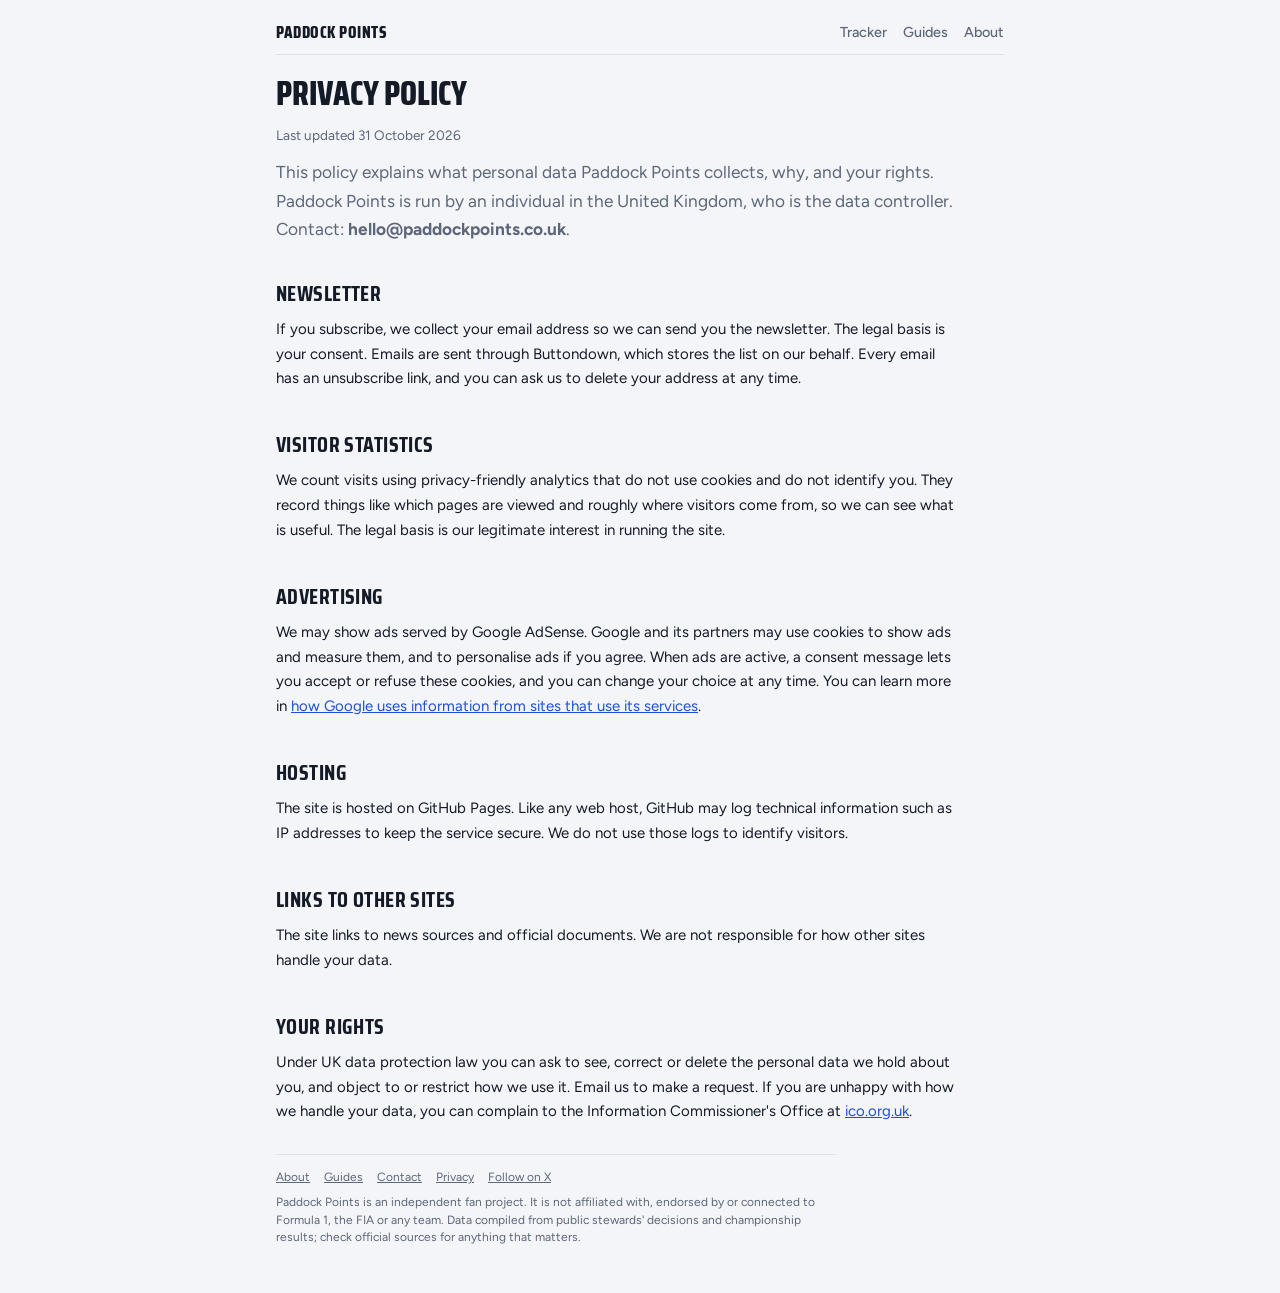
<file: privacy.html>
<!doctype html>
<html lang="en-GB">
<head>
<meta charset="utf-8">
<meta name="viewport" content="width=device-width, initial-scale=1, viewport-fit=cover">
<title>Privacy policy | Paddock Points</title>
<meta name="description" content="How Paddock Points collects and uses personal data, including the newsletter, analytics and advertising.">
<link rel="canonical" href="https://paddockpoints.co.uk/privacy.html">
<meta property="og:title" content="Privacy policy">
<meta property="og:description" content="How Paddock Points collects and uses personal data, including the newsletter, analytics and advertising.">
<meta property="og:type" content="article">
<link rel="preconnect" href="https://fonts.googleapis.com">
<link rel="stylesheet" href="https://fonts.googleapis.com/css2?family=Saira+Condensed:wght@500;700;800&family=Figtree:wght@400;500;600&family=JetBrains+Mono:wght@400;600&display=swap">
<link rel="stylesheet" href="style.css">
</head>
<body>
<div class="wrap">
  <nav class="sitenav" aria-label="Site">
    <a href="/" class="logo">Paddock Points</a>
    <span class="links"><a href="/">Tracker</a><a href="guides.html">Guides</a><a href="about.html">About</a></span>
  </nav>
  <article class="prose">
<h1>Privacy policy</h1>
<p class="note">Last updated 31 October 2026</p>
<p class="lede">This policy explains what personal data Paddock Points collects, why, and your rights. Paddock Points is run by an individual in the United Kingdom, who is the data controller. Contact: <strong>hello@paddockpoints.co.uk</strong>.</p>

<h2>Newsletter</h2>
<p>If you subscribe, we collect your email address so we can send you the newsletter. The legal basis is your consent. Emails are sent through Buttondown, which stores the list on our behalf. Every email has an unsubscribe link, and you can ask us to delete your address at any time.</p>

<h2>Visitor statistics</h2>
<p>We count visits using privacy-friendly analytics that do not use cookies and do not identify you. They record things like which pages are viewed and roughly where visitors come from, so we can see what is useful. The legal basis is our legitimate interest in running the site.</p>

<h2>Advertising</h2>
<p>We may show ads served by Google AdSense. Google and its partners may use cookies to show ads and measure them, and to personalise ads if you agree. When ads are active, a consent message lets you accept or refuse these cookies, and you can change your choice at any time. You can learn more in <a href="https://policies.google.com/technologies/ads" target="_blank" rel="noopener">how Google uses information from sites that use its services</a>.</p>

<h2>Hosting</h2>
<p>The site is hosted on GitHub Pages. Like any web host, GitHub may log technical information such as IP addresses to keep the service secure. We do not use those logs to identify visitors.</p>

<h2>Links to other sites</h2>
<p>The site links to news sources and official documents. We are not responsible for how other sites handle your data.</p>

<h2>Your rights</h2>
<p>Under UK data protection law you can ask to see, correct or delete the personal data we hold about you, and object to or restrict how we use it. Email us to make a request. If you are unhappy with how we handle your data, you can complain to the Information Commissioner's Office at <a href="https://ico.org.uk" target="_blank" rel="noopener">ico.org.uk</a>.</p>
  </article>
  <footer>
    <p class="flinks"><a href="about.html">About</a><a href="guides.html">Guides</a><a href="contact.html">Contact</a><a href="privacy.html">Privacy</a><a href="https://x.com/paddockpoints_" target="_blank" rel="noopener">Follow on X</a></p>
    <p>Paddock Points is an independent fan project. It is not affiliated with, endorsed by or connected to Formula 1, the FIA or any team. Data compiled from public stewards' decisions and championship results; check official sources for anything that matters.</p>
  </footer>
</div>
<!-- Cloudflare Web Analytics --><script type='module' src='https://static.cloudflareinsights.com/beacon.min.js' data-cf-beacon='{"token": "fe35cb39e7f8410e90e805ea5b411f85"}'></script><!-- End Cloudflare Web Analytics -->
</body>
</html>
</file>
<file: style.css>
*,*::before,*::after{box-sizing:border-box}
[hidden]{display:none!important}
img{max-width:100%}
body{margin:0}

/* Layout: a steward's ledger — summary strip, then one licence row per driver with a 12-cell meter; tap a row to open its offence log */
:root{
  --bg:#f3f5f8; --surface:#ffffff; --ink:#141a26; --muted:#5d6779; --line:#dde2ea;
  --accent:#1d4fd8; --empty:#e4e8ef;
  --ok:#1f8a4c; --warn:#c47a06; --bad:#c4283a;
  --display:"Saira Condensed","Arial Narrow",sans-serif;
  --body:"Figtree",system-ui,sans-serif;
  --mono:"JetBrains Mono",ui-monospace,monospace;
}
@media (prefers-color-scheme:dark){:root:not([data-theme="light"]){
  --bg:#0e121a; --surface:#161b26; --ink:#e8ecf3; --muted:#97a1b3; --line:#262d3b;
  --accent:#6f95ff; --empty:#252c3a; --ok:#3cc17a; --warn:#f0a733; --bad:#ff5d6c; color-scheme:dark}}
:root[data-theme="dark"]{
  --bg:#0e121a; --surface:#161b26; --ink:#e8ecf3; --muted:#97a1b3; --line:#262d3b;
  --accent:#6f95ff; --empty:#252c3a; --ok:#3cc17a; --warn:#f0a733; --bad:#ff5d6c; color-scheme:dark}
body{background:var(--bg);color:var(--ink);font-family:var(--body);font-size:15px;line-height:1.45}
.wrap{max-width:760px;margin:0 auto;padding-block:20px 40px;
  padding-left:max(16px,env(safe-area-inset-left,0px));padding-right:max(16px,env(safe-area-inset-right,0px));
  display:flex;flex-direction:column;gap:18px}
header h1{font-family:var(--display);font-weight:800;font-size:2.2rem;line-height:1;margin:0;letter-spacing:.01em;text-transform:uppercase;text-wrap:balance}
header p{margin:6px 0 0;color:var(--muted);max-width:60ch}
.controls{display:flex;flex-wrap:wrap;gap:10px;align-items:end}
.field{display:flex;flex-direction:column;gap:4px}
.field label{font-size:.72rem;text-transform:uppercase;letter-spacing:.08em;color:var(--muted);font-weight:600}
input[type=date],select{font:inherit;font-size:.9rem;padding:7px 10px;border:1px solid var(--line);border-radius:6px;background:var(--surface);color:var(--ink)}
button.reset{font:inherit;font-size:.85rem;padding:7px 12px;border:1px solid var(--line);border-radius:6px;background:transparent;color:var(--accent);cursor:pointer}
button:focus-visible,input:focus-visible,select:focus-visible,.row:focus-visible{outline:2px solid var(--accent);outline-offset:2px}
.summary{display:grid;grid-template-columns:repeat(3,1fr);gap:1px;background:var(--line);border:1px solid var(--line);border-radius:8px;overflow:hidden}
.summary div{background:var(--surface);padding:12px 14px}
.summary b{display:block;font-family:var(--display);font-size:1.9rem;font-weight:700;line-height:1;font-variant-numeric:tabular-nums}
.summary span{font-size:.78rem;color:var(--muted)}
.list{display:flex;flex-direction:column;border-top:1px solid var(--line)}
.row{display:grid;grid-template-columns:minmax(0,1fr) auto;gap:6px 14px;padding:12px 4px;border-bottom:1px solid var(--line);cursor:pointer;background:none;border-left:0;border-right:0;border-top:0;text-align:left;color:inherit;font:inherit;width:100%}
.row:hover{background:color-mix(in srgb,var(--accent) 5%,transparent)}
.who{display:flex;align-items:center;gap:8px;min-width:0}
.chip{width:4px;height:28px;border-radius:2px;flex:none}
.name{font-family:var(--display);font-weight:700;font-size:1.2rem;text-transform:uppercase;letter-spacing:.02em;line-height:1.05;white-space:nowrap;overflow:hidden;text-overflow:ellipsis}
.team{font-size:.78rem;color:var(--muted);display:block;font-family:var(--body);text-transform:none;letter-spacing:0;font-weight:500}
.tally{text-align:right;font-family:var(--mono);font-variant-numeric:tabular-nums}
.tally .pts{font-size:1.25rem;font-weight:600}
.tally .of{color:var(--muted);font-size:.8rem}
.meter{grid-column:1/-1;display:grid;grid-template-columns:repeat(12,1fr);gap:3px}
.meter i{height:8px;border-radius:2px;background:var(--empty)}
.meta{grid-column:1/-1;display:flex;flex-wrap:wrap;gap:4px 14px;font-size:.8rem;color:var(--muted)}
.meta strong{color:var(--ink);font-weight:600}
.pill{font-size:.7rem;font-weight:600;text-transform:uppercase;letter-spacing:.06em;padding:2px 7px;border-radius:999px;border:1px solid currentColor}
.s-clear{color:var(--ok)} .s-watch{color:var(--warn)} .s-risk{color:var(--bad)}
.log{grid-column:1/-1;margin-top:4px;display:flex;flex-direction:column;gap:6px}
.off{display:grid;grid-template-columns:auto minmax(0,1fr) auto;gap:10px;align-items:baseline;font-size:.85rem;padding:8px 10px;background:var(--bg);border-radius:6px}
.off .p{font-family:var(--mono);font-weight:600}
.off .exp{font-family:var(--mono);font-size:.75rem;color:var(--muted);white-space:nowrap}
.off.gone{opacity:.45;text-decoration:line-through}
.note{font-size:.8rem;color:var(--muted);max-width:65ch}
.note a{color:var(--accent)}
.tabs{display:flex;gap:4px;border-bottom:1px solid var(--line)}
.tabs a{font-family:var(--display);font-weight:700;text-transform:uppercase;letter-spacing:.04em;font-size:1rem;padding:8px 12px;color:var(--muted);text-decoration:none;border-bottom:3px solid transparent;margin-bottom:-1px}
.tabs a[aria-current="page"]{color:var(--ink);border-bottom-color:var(--accent)}
.tabs a:focus-visible{outline:2px solid var(--accent);outline-offset:2px}
.view{display:flex;flex-direction:column;gap:18px}
.seg{display:flex;border:1px solid var(--line);border-radius:6px;overflow:hidden;width:max-content}
.seg button{font:inherit;font-size:.85rem;padding:7px 14px;border:0;background:var(--surface);color:var(--muted);cursor:pointer}
.seg button[aria-pressed="true"]{background:var(--accent);color:#fff}
.seriesnote{font-size:.85rem;color:var(--muted);max-width:65ch;margin:0}
.rk{display:grid;grid-template-columns:2.2rem minmax(0,1fr) auto;gap:6px 12px;padding:12px 4px;border-bottom:1px solid var(--line);align-items:center}
.rk .pos{font-family:var(--display);font-weight:800;font-size:1.5rem;color:var(--muted);text-align:center;font-variant-numeric:tabular-nums}
.rk .sl{text-align:right;font-family:var(--mono);font-variant-numeric:tabular-nums}
.rk .sl b{font-size:1.25rem}
.rk .meter{grid-column:2/-1;grid-template-columns:repeat(40,1fr);gap:1px}
.rk .meter i{height:8px;border-radius:1px}
.rk .meta{grid-column:2/-1}
.tag{font-size:.72rem;font-weight:600;padding:2px 7px;border-radius:4px;background:color-mix(in srgb,var(--accent) 14%,transparent);color:var(--accent)}
@media (max-width:420px){.summary b{font-size:1.5rem}}
@media (prefers-reduced-motion:reduce){*{transition:none!important}}

.brand{display:flex;flex-direction:column;gap:4px}
.brand .kicker{font-size:.72rem;text-transform:uppercase;letter-spacing:.12em;color:var(--accent);font-weight:600}
.updated{font-family:var(--mono);font-size:.78rem;color:var(--muted)}
.signup{display:flex;flex-direction:column;gap:10px;padding:18px;border:1px solid var(--line);border-radius:8px;background:var(--surface)}
.signup h2{font-family:var(--display);font-weight:800;text-transform:uppercase;font-size:1.4rem;margin:0;line-height:1.05}
.signup p{margin:0;color:var(--muted);font-size:.9rem;max-width:60ch}
.signup form{display:flex;flex-wrap:wrap;gap:8px}
.signup input[type=email]{flex:1 1 220px;min-width:0;font:inherit;padding:9px 12px;border:1px solid var(--line);border-radius:6px;background:var(--bg);color:var(--ink)}
.signup button{font:inherit;font-weight:600;padding:9px 16px;border:0;border-radius:6px;background:var(--accent);color:#fff;cursor:pointer}
footer{font-size:.75rem;color:var(--muted);border-top:1px solid var(--line);padding-top:14px;max-width:70ch}
.sr{position:absolute;width:1px;height:1px;overflow:hidden;clip:rect(0 0 0 0)}

.sitenav{display:flex;flex-wrap:wrap;justify-content:space-between;align-items:center;gap:8px 16px;padding-bottom:10px;border-bottom:1px solid var(--line)}
.sitenav .logo{font-family:var(--display);font-weight:800;text-transform:uppercase;letter-spacing:.03em;font-size:1.05rem;color:var(--ink);text-decoration:none}
.sitenav .links{display:flex;gap:16px}
.sitenav .links a{color:var(--muted);text-decoration:none;font-weight:500;font-size:.9rem}
.sitenav .links a[aria-current="page"],.sitenav .links a:hover{color:var(--accent)}
.sitenav a:focus-visible,.prose a:focus-visible,footer a:focus-visible{outline:2px solid var(--accent);outline-offset:2px}
.flinks{display:flex;flex-wrap:wrap;gap:14px;margin:0 0 8px}
footer a{color:var(--muted)}
footer p{margin:0 0 6px}
.signup .fine{font-size:.78rem}
.signup .fine a{color:var(--accent)}
.prose{max-width:68ch;display:flex;flex-direction:column;gap:0}
.prose h1{font-family:var(--display);font-weight:800;text-transform:uppercase;font-size:2.1rem;line-height:1.02;margin:4px 0 12px;text-wrap:balance}
.prose h2{font-family:var(--display);font-weight:700;text-transform:uppercase;letter-spacing:.02em;font-size:1.35rem;margin:26px 0 8px;text-wrap:balance}
.prose p,.prose li{line-height:1.65}
.prose p{margin:0 0 12px}
.prose ul{margin:0 0 12px;padding-left:20px;display:flex;flex-direction:column;gap:6px}
.prose a{color:var(--accent)}
.prose .kicker{font-size:.72rem;text-transform:uppercase;letter-spacing:.12em;color:var(--accent);font-weight:600;margin:0}
.prose .lede{font-size:1.08rem;color:var(--muted);margin-bottom:8px}
.prose .note{font-size:.85rem;color:var(--muted)}
.prose table{border-collapse:collapse;width:100%;margin:4px 0 14px;font-size:.9rem;font-variant-numeric:tabular-nums}
.prose th,.prose td{text-align:left;padding:8px 10px;border-bottom:1px solid var(--line);vertical-align:top}
.prose th{font-size:.75rem;text-transform:uppercase;letter-spacing:.06em;color:var(--muted)}
.tablewrap{overflow-x:auto;margin:0 0 14px}
.tablewrap table{margin:0;min-width:560px}
.tablewrap td:not(:first-child),.tablewrap th:not(:first-child){font-family:var(--mono);text-align:right}
.cta{margin-top:24px;padding:14px 16px;border-left:3px solid var(--accent);background:var(--surface);line-height:1.6}
.cta a{color:var(--accent)}
.guidelist{list-style:none;padding:0!important;gap:0!important}
.guidelist li{padding:14px 0;border-bottom:1px solid var(--line);display:flex;flex-direction:column;gap:4px}
.guidelist a{color:var(--ink);text-decoration:none;font-size:1.05rem}
.guidelist a:hover strong{color:var(--accent)}
.guidelist span{color:var(--muted);font-size:.9rem}
.emailbox{display:flex;flex-direction:column;gap:2px;padding:14px 16px;border:1px solid var(--line);border-radius:8px;background:var(--surface);width:max-content;max-width:100%}
.emailbox span{font-size:.72rem;text-transform:uppercase;letter-spacing:.1em;color:var(--muted)}
.emailbox strong{font-family:var(--mono);user-select:all;overflow-wrap:anywhere}
/* Reserve space for content filled in by script, so the page doesn't shift as it loads */
.updated{display:block;min-height:1.5em;line-height:1.5}
.summary:empty{min-height:5.75rem}
.list:empty{min-height:100vh}
@media (max-width:480px){.summary:empty{min-height:7.25rem}}
</file>
